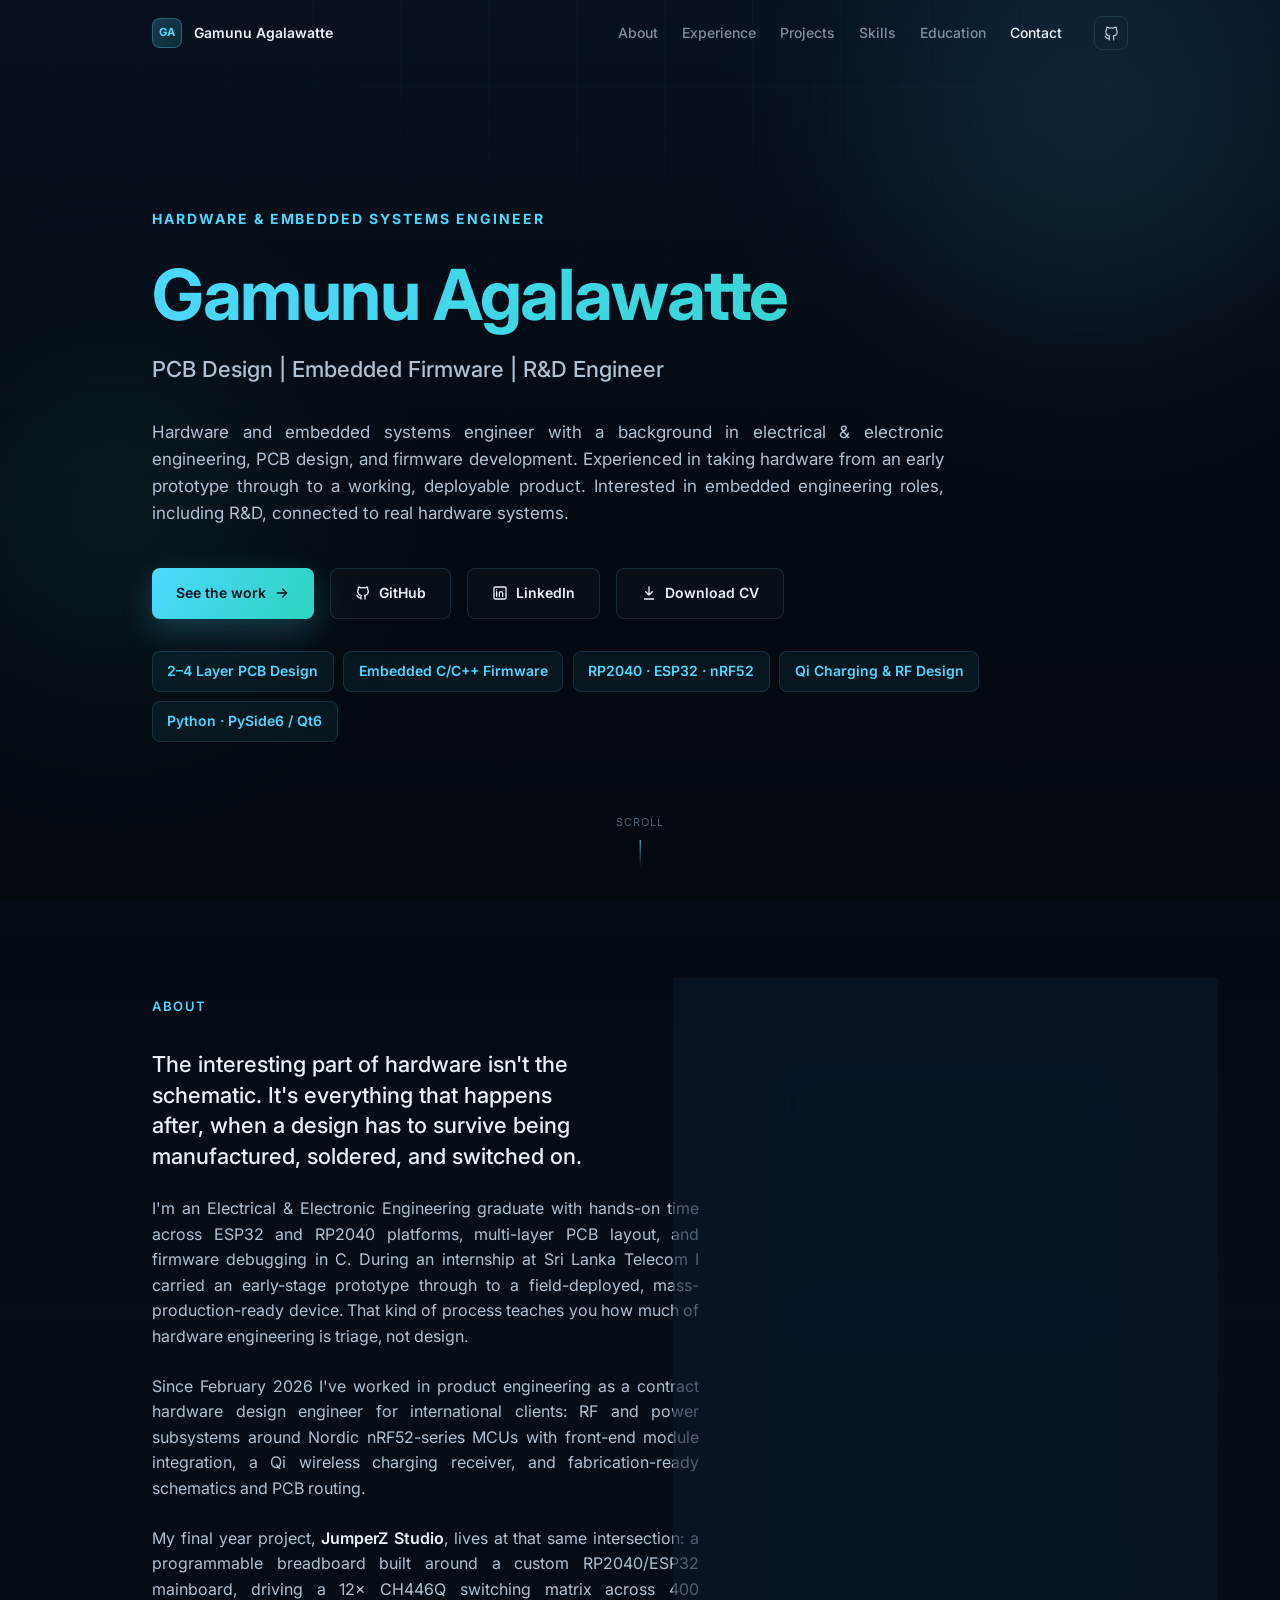
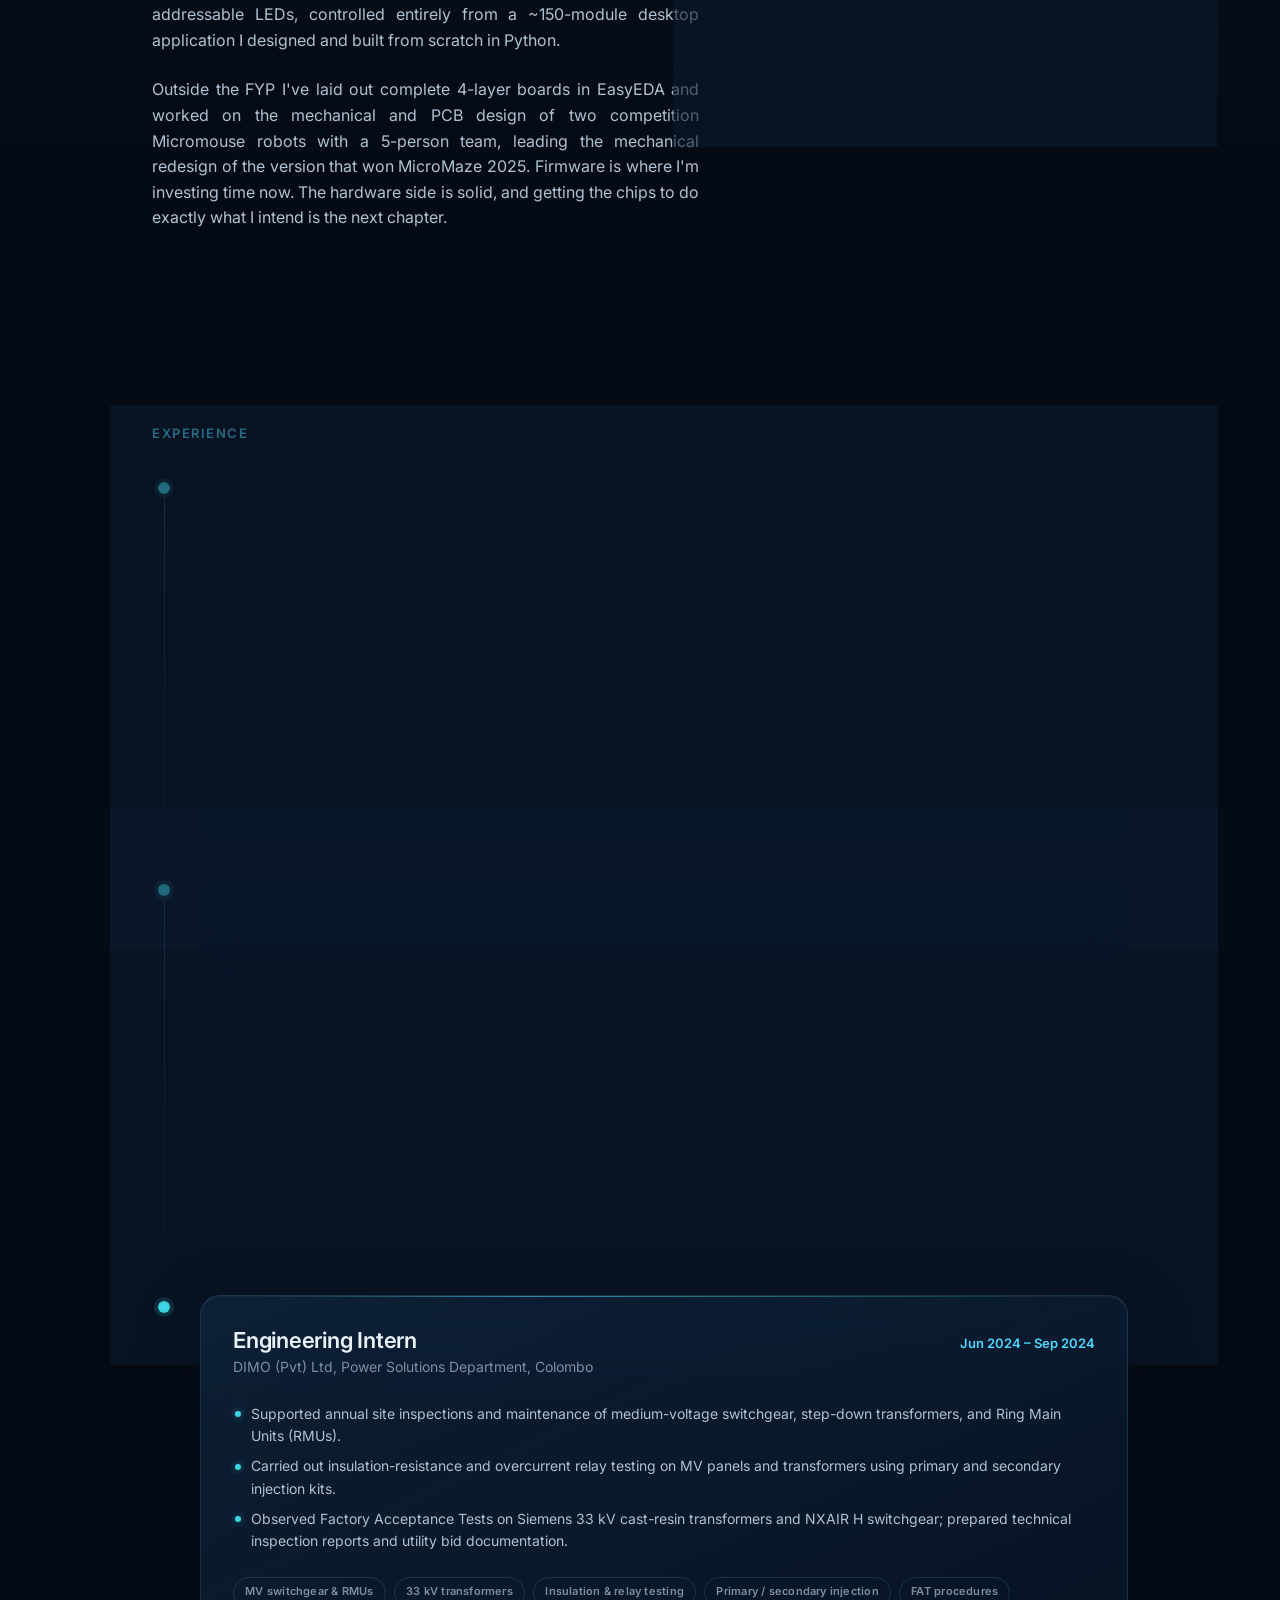
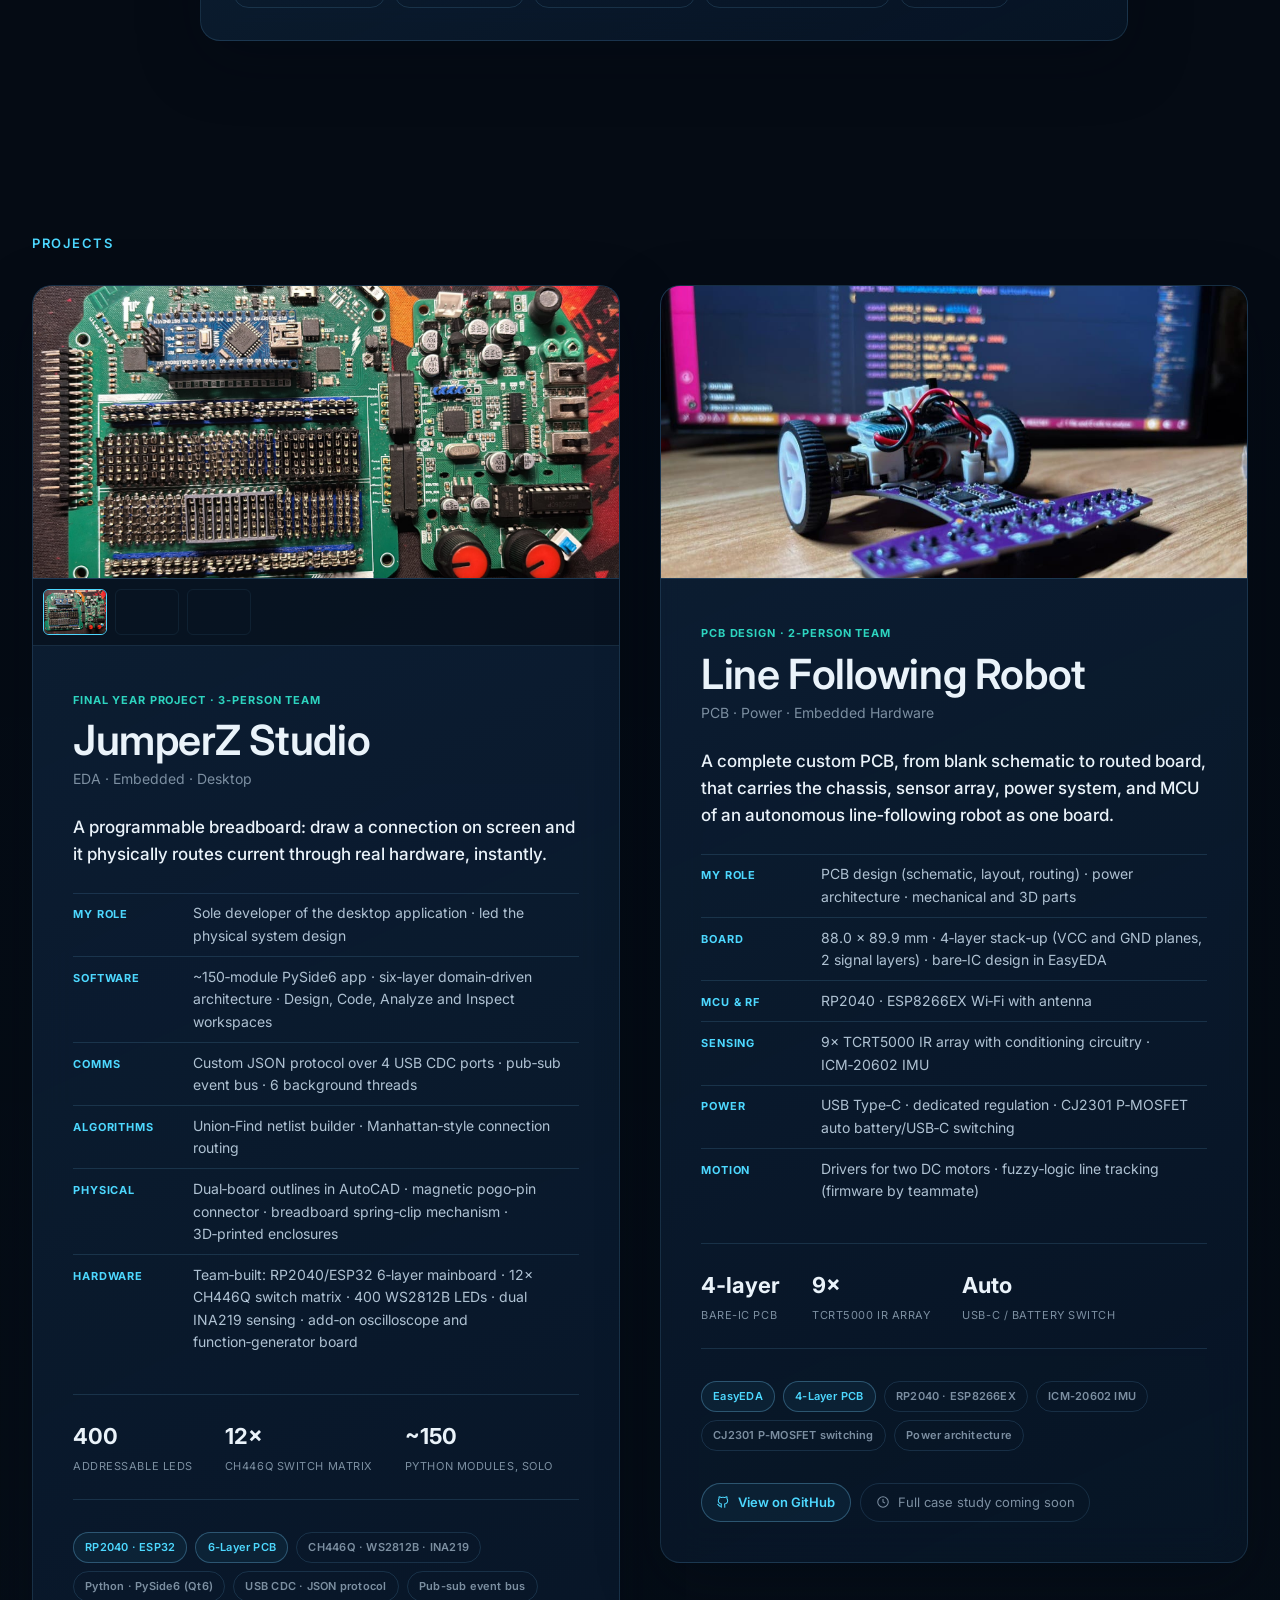
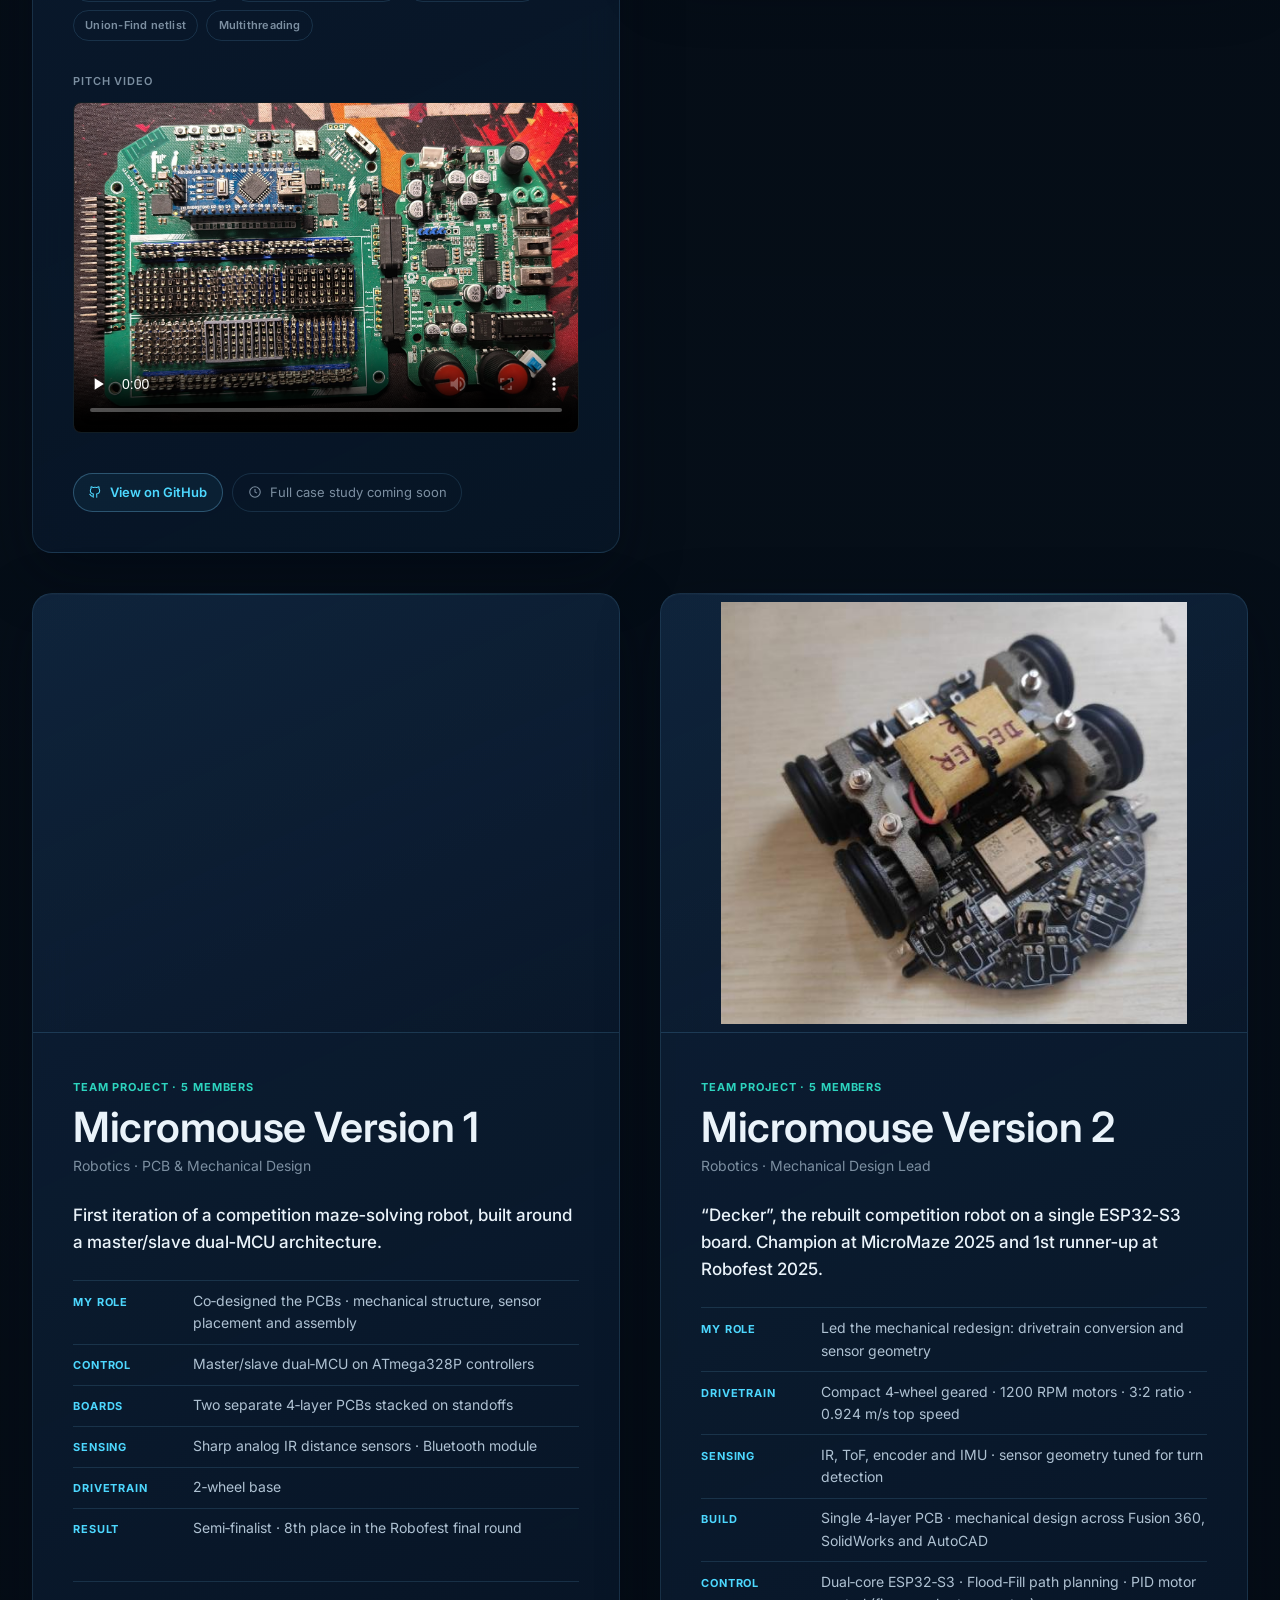
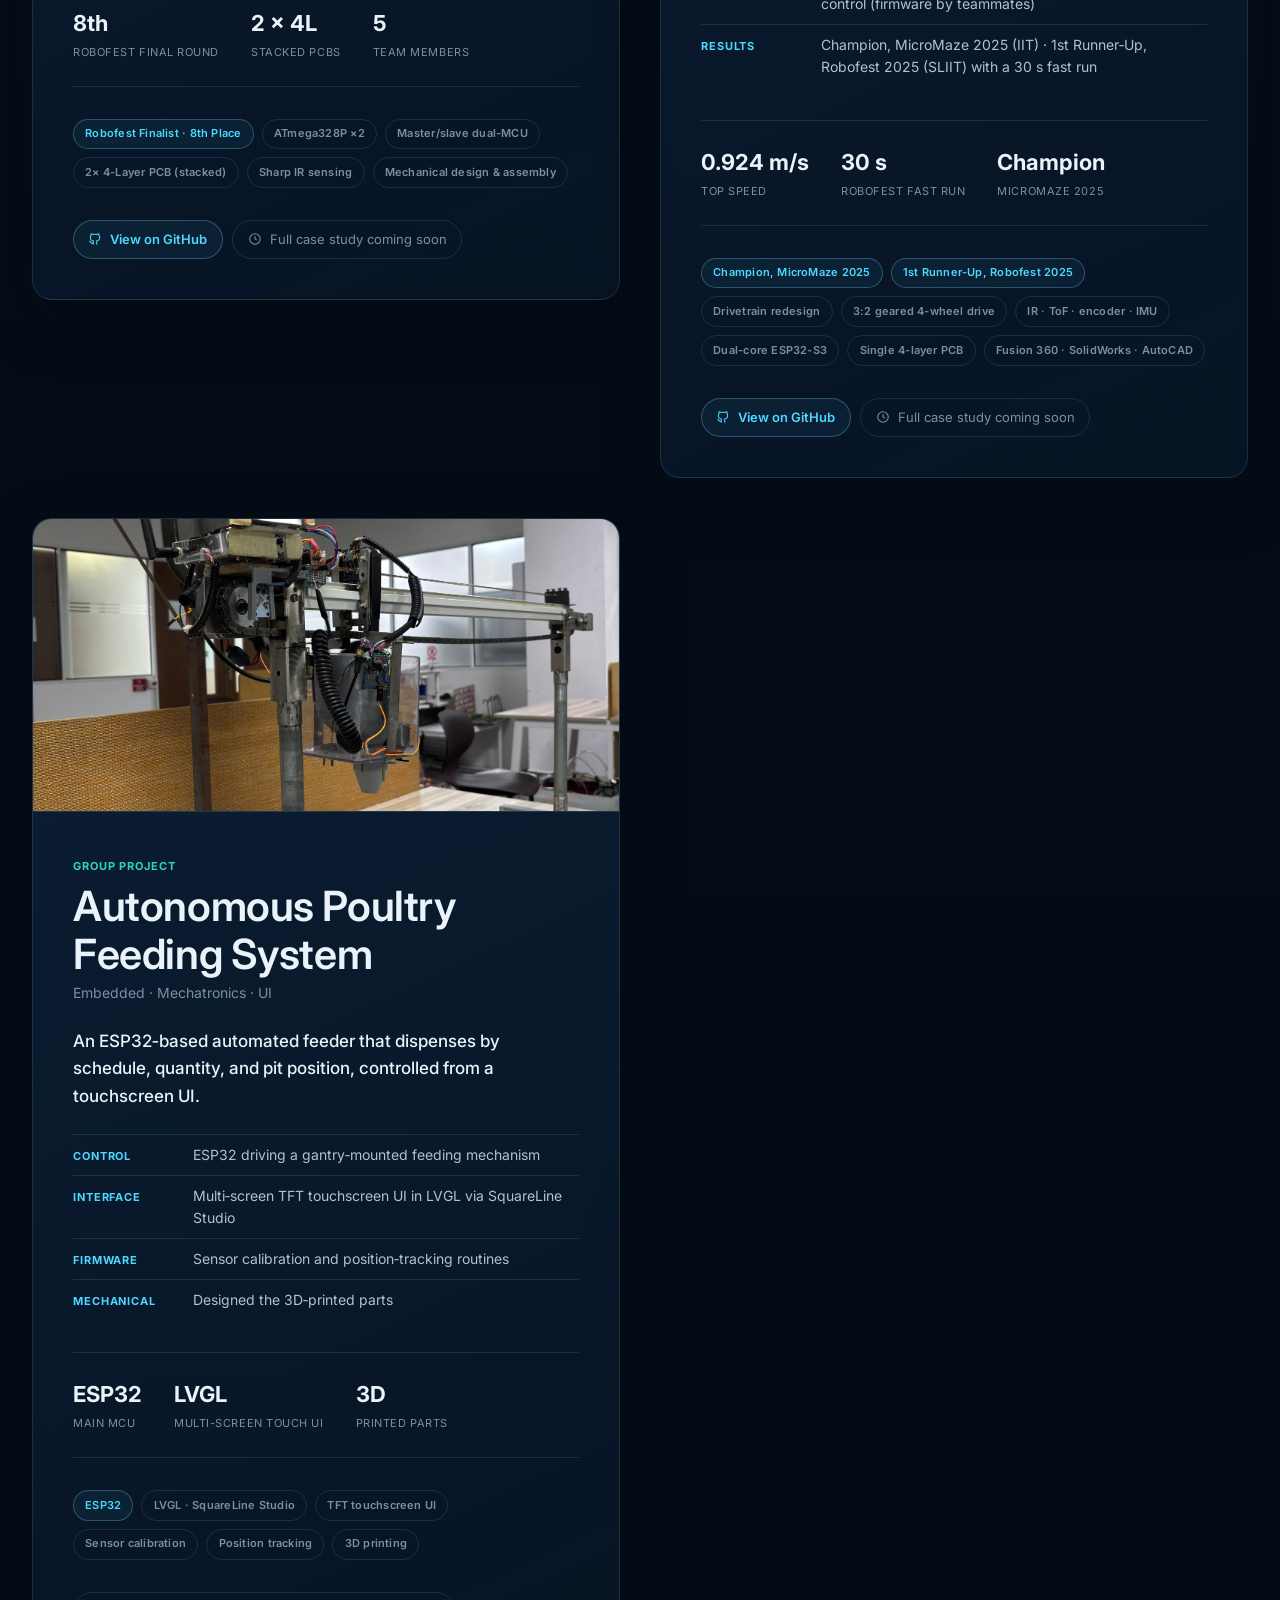
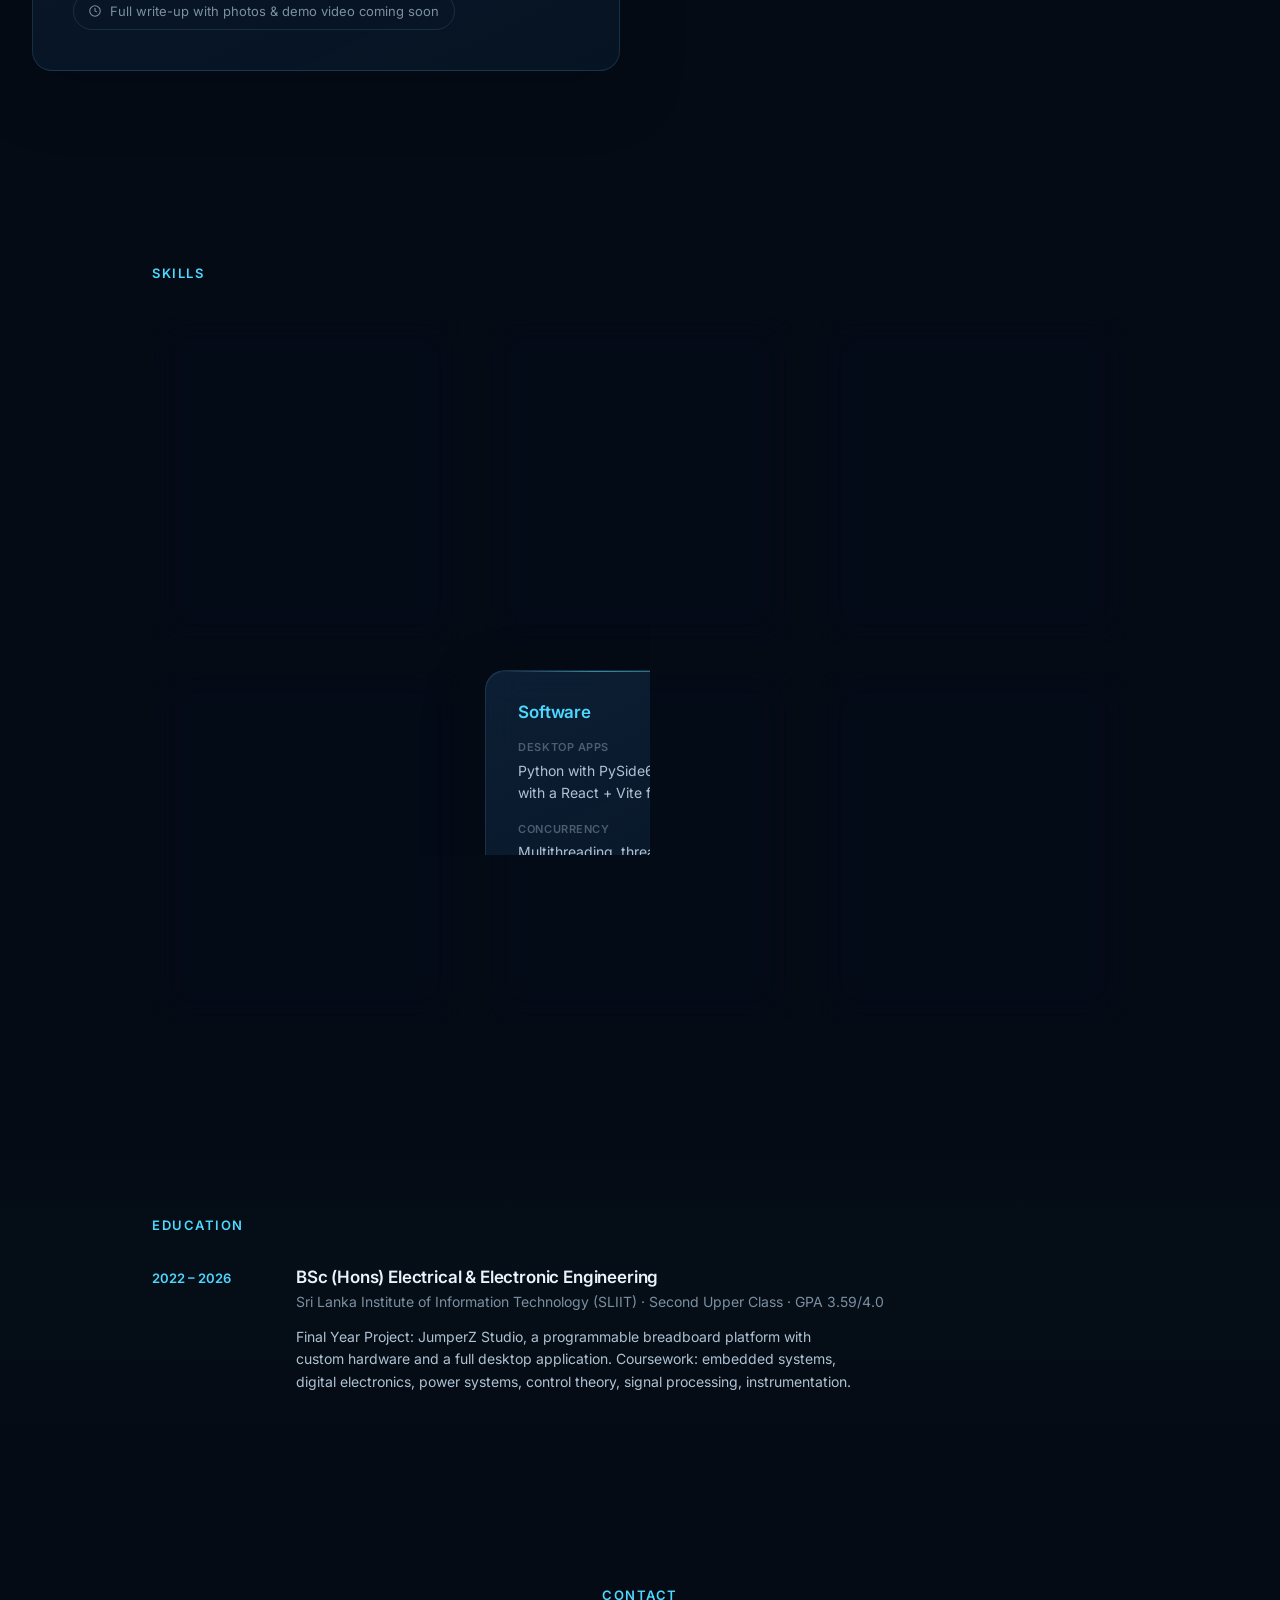
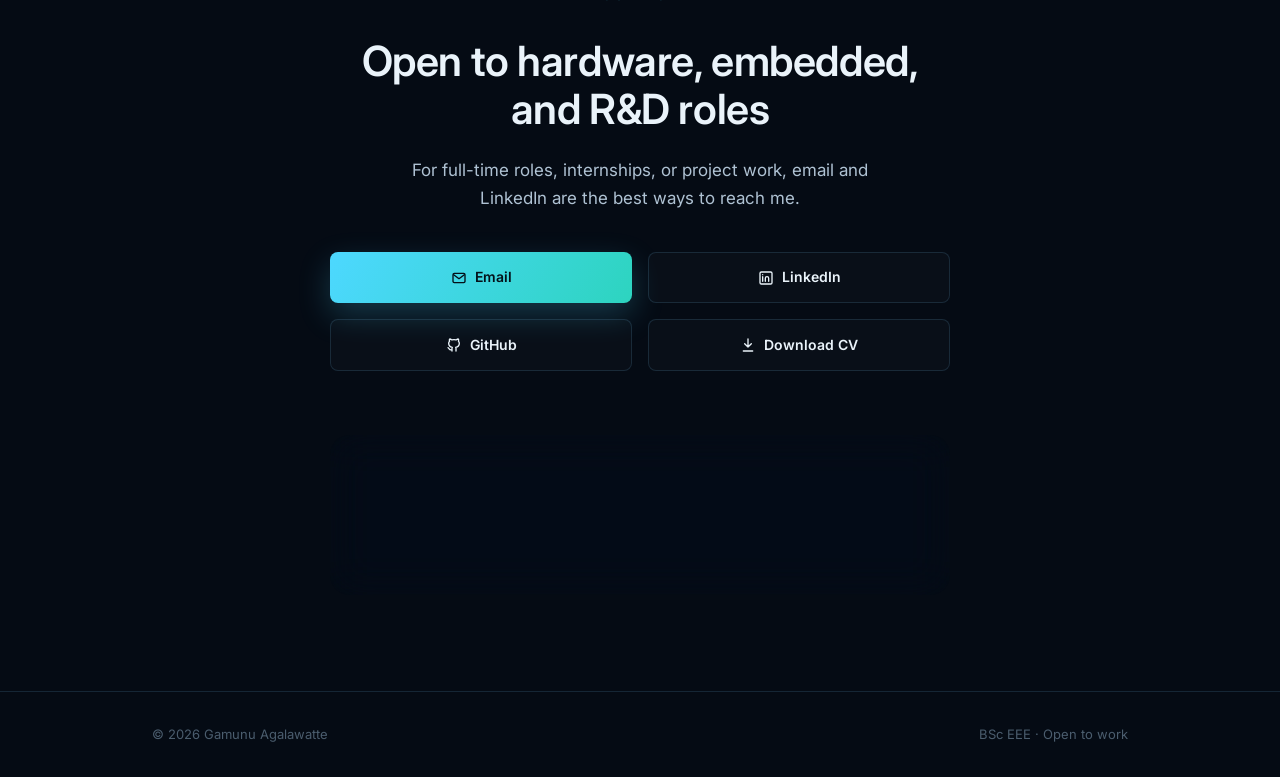
<file: index.html>
<!DOCTYPE html>
<html lang="en">
<head>
<meta charset="UTF-8">
<meta name="viewport" content="width=device-width, initial-scale=1.0">
<meta name="theme-color" content="#050B14">
<title>Gamunu Agalawatte | Hardware &amp; Embedded Systems Engineer</title>
<meta name="description" content="Hardware &amp; embedded systems engineer specializing in PCB design and firmware. BSc (Hons) EEE, Sri Lanka.">
<meta name="robots" content="index, follow">
<link rel="canonical" href="https://gamunuagalawatte.github.io/portfolio/">
<meta property="og:title" content="Gamunu Agalawatte | Hardware &amp; Embedded Systems Engineer">
<meta property="og:description" content="PCB design, embedded firmware, and hardware-software integration.">
<meta property="og:type" content="website">
<meta property="og:url" content="https://gamunuagalawatte.github.io/portfolio/">
<meta name="twitter:card" content="summary">
<link rel="icon" type="image/svg+xml" href="data:image/svg+xml,<svg xmlns='http://www.w3.org/2000/svg' viewBox='0 0 32 32'><defs><linearGradient id='g' x1='0' y1='0' x2='1' y2='1'><stop offset='0' stop-color='%234DD8FF'/><stop offset='1' stop-color='%232DD4BF'/></linearGradient></defs><rect width='32' height='32' rx='8' fill='%23050B14'/><path d='M9 21 L16 8 L23 21' fill='none' stroke='url(%23g)' stroke-width='2.2' stroke-linejoin='round' stroke-linecap='round'/><circle cx='16' cy='21' r='2' fill='url(%23g)'/></svg>">
<link rel="preconnect" href="https://fonts.googleapis.com">
<link rel="preconnect" href="https://fonts.gstatic.com" crossorigin>
<link href="https://fonts.googleapis.com/css2?family=Inter:ital,wght@0,300;0,400;0,500;0,600;0,700;1,400&display=swap" rel="stylesheet">
<link rel="stylesheet" href="assets/css/style.css">
</head>
<body>

<a class="skip-link" href="#main-content">Skip to content</a>

<div class="ambient" aria-hidden="true">
  <div class="ambient-grid"></div>
  <div class="ambient-glow ambient-glow--a"></div>
  <div class="ambient-glow ambient-glow--b"></div>
</div>

<!-- ─── NAV ─── -->
<header class="site-header" id="site-header">
  <div class="nav-inner">
    <a href="#hero" class="nav-mark" aria-label="Back to top">
      <span class="nav-mark-glyph">GA</span>
      <span class="nav-mark-name">Gamunu Agalawatte</span>
    </a>
    <div class="nav-right">
      <nav class="nav-links" aria-label="Primary">
        <a href="#about" class="nav-link" data-nav>About</a>
        <a href="#experience" class="nav-link" data-nav>Experience</a>
        <a href="#projects" class="nav-link" data-nav>Projects</a>
        <a href="#skills" class="nav-link" data-nav>Skills</a>
        <a href="#education" class="nav-link" data-nav>Education</a>
        <a href="#contact" class="nav-link" data-nav>Contact</a>
      </nav>
      <a class="nav-gh" href="https://github.com/gamunuagalawatte" target="_blank" rel="noopener">
        <svg viewBox="0 0 24 24" aria-hidden="true"><path d="M9 19c-4.3 1.4-4.3-2.5-6-3m12 5v-3.5c0-1 .1-1.4-.5-2 2.8-.3 5.5-1.4 5.5-6a4.6 4.6 0 0 0-1.3-3.2 4.2 4.2 0 0 0-.1-3.2s-1.1-.3-3.5 1.3a12.3 12.3 0 0 0-6.2 0C6.5 2.8 5.4 3.1 5.4 3.1a4.2 4.2 0 0 0-.1 3.2A4.6 4.6 0 0 0 4 9.5c0 4.6 2.7 5.7 5.5 6-.6.6-.6 1.2-.5 2V21"/></svg>
      </a>
    </div>
    <button class="nav-burger" id="nav-toggle" aria-label="Toggle navigation menu" aria-expanded="false" aria-controls="nav-drawer">
      <span></span><span></span><span></span>
    </button>
  </div>
</header>

<div class="nav-drawer" id="nav-drawer">
  <ul>
    <li><a href="#about" class="drawer-link">About</a></li>
    <li><a href="#experience" class="drawer-link">Experience</a></li>
    <li><a href="#projects" class="drawer-link">Projects</a></li>
    <li><a href="#skills" class="drawer-link">Skills</a></li>
    <li><a href="#education" class="drawer-link">Education</a></li>
    <li><a href="#contact" class="drawer-link">Contact</a></li>
    <li>
      <a href="https://github.com/gamunuagalawatte" target="_blank" rel="noopener" class="drawer-gh">
        <svg viewBox="0 0 24 24" aria-hidden="true"><path d="M9 19c-4.3 1.4-4.3-2.5-6-3m12 5v-3.5c0-1 .1-1.4-.5-2 2.8-.3 5.5-1.4 5.5-6a4.6 4.6 0 0 0-1.3-3.2 4.2 4.2 0 0 0-.1-3.2s-1.1-.3-3.5 1.3a12.3 12.3 0 0 0-6.2 0C6.5 2.8 5.4 3.1 5.4 3.1a4.2 4.2 0 0 0-.1 3.2A4.6 4.6 0 0 0 4 9.5c0 4.6 2.7 5.7 5.5 6-.6.6-.6 1.2-.5 2V21"/></svg>
        GitHub
      </a>
    </li>
  </ul>
</div>

<main id="main-content">

  <!-- ─── HERO ─── -->
  <section id="hero" class="hero" aria-label="Introduction">
    <div class="hero-inner">
      <p class="eyebrow hero-fade">
        Hardware &amp; Embedded Systems Engineer
      </p>

      <h1 class="hero-headline hero-fade hero-fade-d1 text-gradient">
        Gamunu Agalawatte
      </h1>

      <p class="hero-role hero-fade hero-fade-d1">
        PCB Design | Embedded Firmware | R&amp;D Engineer
      </p>

      <p class="hero-sub hero-fade hero-fade-d2">
        Hardware and embedded systems engineer with a background in
        electrical &amp; electronic engineering, PCB design, and firmware
        development. Experienced in taking hardware from an early prototype
        through to a working, deployable product. Interested in embedded
        engineering roles, including R&amp;D, connected to real hardware systems.
      </p>

      <div class="hero-actions hero-fade hero-fade-d2">
        <a class="btn btn--primary" href="#projects">
          See the work
          <svg viewBox="0 0 24 24" aria-hidden="true"><path d="M5 12h14M13 6l6 6-6 6"/></svg>
        </a>
        <a class="btn btn--ghost" href="https://github.com/gamunuagalawatte" target="_blank" rel="noopener">
          <svg viewBox="0 0 24 24" aria-hidden="true"><path d="M9 19c-4.3 1.4-4.3-2.5-6-3m12 5v-3.5c0-1 .1-1.4-.5-2 2.8-.3 5.5-1.4 5.5-6a4.6 4.6 0 0 0-1.3-3.2 4.2 4.2 0 0 0-.1-3.2s-1.1-.3-3.5 1.3a12.3 12.3 0 0 0-6.2 0C6.5 2.8 5.4 3.1 5.4 3.1a4.2 4.2 0 0 0-.1 3.2A4.6 4.6 0 0 0 4 9.5c0 4.6 2.7 5.7 5.5 6-.6.6-.6 1.2-.5 2V21"/></svg>
          GitHub
        </a>
        <a class="btn btn--ghost" href="https://www.linkedin.com/in/gamunu-agalawatte" target="_blank" rel="noopener">
          <svg viewBox="0 0 24 24" aria-hidden="true"><rect x="3" y="3" width="18" height="18" rx="2"/><path d="M7 10v7M7 7v.01M11 17v-4.5a2.5 2.5 0 0 1 5 0V17M11 12.5V17"/></svg>
          LinkedIn
        </a>
        <a class="btn btn--ghost" href="assets/docs/Gamunu-Agalawatte-CV.pdf" target="_blank" rel="noopener">
          <svg viewBox="0 0 24 24" aria-hidden="true"><path d="M12 3v12M7 10l5 5 5-5M5 21h14"/></svg>
          Download CV
        </a>
      </div>

      <div class="hero-chips hero-fade hero-fade-d3">
        <span class="hero-chip">2–4 Layer PCB Design</span>
        <span class="hero-chip">Embedded C/C++ Firmware</span>
        <span class="hero-chip">RP2040 · ESP32 · nRF52</span>
        <span class="hero-chip">Qi Charging &amp; RF Design</span>
        <span class="hero-chip">Python · PySide6 / Qt6</span>
      </div>
    </div>

    <div class="scroll-hint" aria-hidden="true">
      <span>Scroll</span>
      <div class="scroll-hint-line"></div>
    </div>
  </section>

  <!-- ─── ABOUT ─── -->
  <section id="about" class="section" aria-label="About">
    <div class="wrap">
      <p class="kicker sr">About</p>
      <div class="about-grid">
        <div class="about-copy sr">
          <p class="about-lede">
            The interesting part of hardware isn't the schematic.
            It's everything that happens after, when a design has to survive
            being manufactured, soldered, and switched on.
          </p>
          <p>
            I'm an Electrical &amp; Electronic Engineering graduate with hands-on
            time across ESP32 and RP2040 platforms, multi-layer PCB layout, and
            firmware debugging in C. During an internship at Sri Lanka Telecom
            I carried an early-stage prototype through to a field-deployed,
            mass-production-ready device. That kind of process teaches you
            how much of hardware engineering is triage, not design.
          </p>
          <p>
            Since February 2026 I've worked in product engineering as a contract
            hardware design engineer for international clients: RF and power
            subsystems around Nordic
            nRF52-series MCUs with front-end module integration, a Qi wireless
            charging receiver, and fabrication-ready schematics and PCB routing.
          </p>
          <p>
            My final year project, <strong>JumperZ Studio</strong>, lives at that
            same intersection: a programmable breadboard built around a custom
            RP2040/ESP32 mainboard, driving a 12× CH446Q switching matrix across
            400 addressable LEDs, controlled entirely from a ~150-module desktop
            application I designed and built from scratch in Python.
          </p>
          <p>
            Outside the FYP I've laid out complete 4-layer boards in EasyEDA
            and worked on the mechanical and PCB design of two competition
            Micromouse robots with a 5-person team, leading the mechanical
            redesign of the version that won MicroMaze 2025.
            Firmware is where I'm investing time now. The hardware side is
            solid, and getting the chips to do exactly what I intend is the next
            chapter.
          </p>
        </div>

        <aside class="about-panel glass sr">
          <div class="panel-block">
            <h3 class="panel-block-label">Specialisation</h3>
            <ul class="chip-list">
              <li>Multi-layer PCB Design</li>
              <li>Power &amp; RF Circuits</li>
              <li>Embedded Systems</li>
              <li>Hardware–Software Integration</li>
            </ul>
          </div>
          <div class="panel-block">
            <h3 class="panel-block-label">Tools &amp; Platforms</h3>
            <ul class="chip-list">
              <li>EasyEDA Pro · KiCad</li>
              <li>RP2040 · ESP32 · nRF52</li>
              <li>Python · PySide6 / Qt6</li>
              <li>MATLAB / Simulink</li>
            </ul>
          </div>
          <div class="panel-block">
            <h3 class="panel-block-label">Elsewhere</h3>
            <ul class="link-list">
              <li><a href="https://www.linkedin.com/in/gamunu-agalawatte" target="_blank" rel="noopener">LinkedIn<svg viewBox="0 0 24 24" aria-hidden="true"><path d="M7 17 17 7M9 7h8v8"/></svg></a></li>
              <li><a href="https://github.com/gamunuagalawatte" target="_blank" rel="noopener">GitHub<svg viewBox="0 0 24 24" aria-hidden="true"><path d="M7 17 17 7M9 7h8v8"/></svg></a></li>
              <li><a href="mailto:gamunuagalawatte@gmail.com">Email<svg viewBox="0 0 24 24" aria-hidden="true"><path d="M7 17 17 7M9 7h8v8"/></svg></a></li>
            </ul>
          </div>
        </aside>
      </div>
    </div>
  </section>

  <!-- ─── EXPERIENCE ─── -->
  <section id="experience" class="section" aria-label="Work experience">
    <div class="wrap">
      <p class="kicker sr">Experience</p>

      <div class="timeline">
        <article class="timeline-item sr">
          <div class="timeline-rail" aria-hidden="true"><span class="timeline-dot"></span></div>
          <div class="timeline-card glass">
            <div class="timeline-card-head">
              <div>
                <h3 class="timeline-role">Hardware Design Engineer (Contract)</h3>
                <p class="timeline-org">Product Engineering · Multiple International Clients · NDA</p>
              </div>
              <span class="timeline-period">Feb 2026 – Present</span>
            </div>
            <ul class="timeline-points">
              <li>Work across the hardware design process for client products: component research, design trade-offs, and fabrication-ready schematics and PCB routing.</li>
              <li>Designed RF and power subsystem schematics around Nordic nRF52-series MCUs with RF front-end module integration.</li>
              <li>Designed a Qi wireless charging receiver, including coil selection and power budgeting, alongside battery charging and buck-boost regulation.</li>
            </ul>
            <div class="chip-row">
              <span class="chip chip--accent">Nordic nRF52</span>
              <span class="chip chip--accent">Qi Wireless Charging</span>
              <span class="chip">RF Front-End Modules</span>
              <span class="chip">Buck-Boost &amp; Battery Charging</span>
              <span class="chip">CAN · RS-485 · Ethernet</span>
              <span class="chip">Cellular / GSM</span>
              <span class="chip">IMU Integration</span>
              <span class="chip">Schematic &amp; PCB Routing</span>
            </div>
          </div>
        </article>

        <article class="timeline-item sr">
          <div class="timeline-rail" aria-hidden="true"><span class="timeline-dot"></span></div>
          <div class="timeline-card glass">
            <div class="timeline-card-head">
              <div>
                <h3 class="timeline-role">Electronics Engineering Intern</h3>
                <p class="timeline-org">Sri Lanka Telecom PLC, Digital Labs, Colombo</p>
              </div>
              <span class="timeline-period">Jun 2025 – Sep 2025</span>
            </div>
            <ul class="timeline-points">
              <li>Owned a product from early prototype to a mass-production-ready, field-deployed device, covering PCB design, firmware validation, and on-site testing.</li>
              <li>Designed the production PCB for a remote field-monitoring system built around an ESP32 and a SIM800L GSM module.</li>
              <li>Debugged and validated embedded firmware in C, resolving communication and hardware-interface issues ahead of deployment.</li>
              <li>Traced customer-reported field faults to configuration and tuning rather than hardware failure, avoiding unnecessary hardware replacement.</li>
            </ul>
            <div class="chip-row">
              <span class="chip chip--accent">ESP32</span>
              <span class="chip chip--accent">Prototype to Production</span>
              <span class="chip">SIM800L GSM</span>
              <span class="chip">Production PCB</span>
              <span class="chip">Embedded C</span>
              <span class="chip">Field-fault diagnosis</span>
            </div>
          </div>
        </article>

        <article class="timeline-item sr">
          <div class="timeline-rail" aria-hidden="true"><span class="timeline-dot"></span></div>
          <div class="timeline-card glass">
            <div class="timeline-card-head">
              <div>
                <h3 class="timeline-role">Engineering Intern</h3>
                <p class="timeline-org">DIMO (Pvt) Ltd, Power Solutions Department, Colombo</p>
              </div>
              <span class="timeline-period">Jun 2024 – Sep 2024</span>
            </div>
            <ul class="timeline-points">
              <li>Supported annual site inspections and maintenance of medium-voltage switchgear, step-down transformers, and Ring Main Units (RMUs).</li>
              <li>Carried out insulation-resistance and overcurrent relay testing on MV panels and transformers using primary and secondary injection kits.</li>
              <li>Observed Factory Acceptance Tests on Siemens 33 kV cast-resin transformers and NXAIR H switchgear; prepared technical inspection reports and utility bid documentation.</li>
            </ul>
            <div class="chip-row">
              <span class="chip">MV switchgear &amp; RMUs</span>
              <span class="chip">33 kV transformers</span>
              <span class="chip">Insulation &amp; relay testing</span>
              <span class="chip">Primary / secondary injection</span>
              <span class="chip">FAT procedures</span>
            </div>
          </div>
        </article>
      </div>
    </div>
  </section>

  <!-- ─── PROJECTS ─── -->
  <section id="projects" class="section" aria-label="Projects">
    <div class="wrap wrap--wide">
      <p class="kicker sr">Projects</p>

      <div class="project-grid">
      <article class="project glass sr">
        <div class="project-media">
          <img class="project-media__img" id="jumperz-media-img"
               src="assets/images/projects/jumperz-studio/overview.jpg"
               alt="JumperZ Studio custom mainboard, assembled boards side by side"
               loading="lazy" decoding="async"
               onerror="this.style.display='none'; this.nextElementSibling.style.display='flex'; this.parentElement.classList.add('is-empty');">
          <div class="project-media__empty" style="display:none">
            <svg viewBox="0 0 24 24" aria-hidden="true"><rect x="3" y="3" width="18" height="18" rx="2"/><circle cx="8.5" cy="8.5" r="1.5"/><path d="M21 15l-5-5L5 21"/></svg>
            Overview photo or video coming soon
          </div>
        </div>
        <div class="project-gallery">
          <button type="button" class="gallery-thumb is-active" data-target="jumperz-media-img" data-src="assets/images/projects/jumperz-studio/overview.jpg" data-fit="cover" aria-label="Show assembled boards photo">
            <img src="assets/images/projects/jumperz-studio/overview.jpg" alt="" loading="lazy" decoding="async">
          </button>
          <button type="button" class="gallery-thumb" data-target="jumperz-media-img" data-src="assets/images/projects/jumperz-studio/pcb-top.jpg" data-fit="contain" aria-label="Show PCB top view">
            <img src="assets/images/projects/jumperz-studio/pcb-top.jpg" alt="" loading="lazy" decoding="async">
          </button>
          <button type="button" class="gallery-thumb" data-target="jumperz-media-img" data-src="assets/images/projects/jumperz-studio/pcb-bottom.jpg" data-fit="contain" aria-label="Show PCB bottom view">
            <img src="assets/images/projects/jumperz-studio/pcb-bottom.jpg" alt="" loading="lazy" decoding="async">
          </button>
        </div>
        <div class="project-body">
          <div class="project-head">
            <span class="eyebrow-tag">Final Year Project · 3-Person Team</span>
            <h3 class="project-name">JumperZ Studio</h3>
            <p class="project-type">EDA · Embedded · Desktop</p>
          </div>
          <p class="project-summary">
            A programmable breadboard: draw a connection on screen and it
            physically routes current through real hardware, instantly.
          </p>
          <dl class="spec-list">
            <div><dt>My role</dt><dd>Sole developer of the desktop application · led the physical system design</dd></div>
            <div><dt>Software</dt><dd>~150&#8209;module PySide6 app · six&#8209;layer domain&#8209;driven architecture · Design, Code, Analyze and Inspect workspaces</dd></div>
            <div><dt>Comms</dt><dd>Custom JSON protocol over 4 USB CDC ports · pub&#8209;sub event bus · 6 background threads</dd></div>
            <div><dt>Algorithms</dt><dd>Union&#8209;Find netlist builder · Manhattan&#8209;style connection routing</dd></div>
            <div><dt>Physical</dt><dd>Dual&#8209;board outlines in AutoCAD · magnetic pogo&#8209;pin connector · breadboard spring&#8209;clip mechanism · 3D&#8209;printed enclosures</dd></div>
            <div><dt>Hardware</dt><dd>Team&#8209;built: RP2040/ESP32 6&#8209;layer mainboard · 12× CH446Q switch matrix · 400 WS2812B LEDs · dual INA219 sensing · add&#8209;on oscilloscope and function&#8209;generator board</dd></div>
          </dl>
          <div class="metric-row">
            <div class="metric"><span class="metric-num">400</span><span class="metric-label">Addressable LEDs</span></div>
            <div class="metric"><span class="metric-num">12×</span><span class="metric-label">CH446Q Switch Matrix</span></div>
            <div class="metric"><span class="metric-num">~150</span><span class="metric-label">Python Modules, Solo</span></div>
          </div>
          <div class="chip-row">
            <span class="chip chip--accent">RP2040 · ESP32</span>
            <span class="chip chip--accent">6-Layer PCB</span>
            <span class="chip">CH446Q · WS2812B · INA219</span>
            <span class="chip">Python · PySide6 (Qt6)</span>
            <span class="chip">USB CDC · JSON protocol</span>
            <span class="chip">Pub-sub event bus</span>
            <span class="chip">Union-Find netlist</span>
            <span class="chip">Multithreading</span>
          </div>
          <div class="project-pitch">
            <p class="project-pitch-label">Pitch video</p>
            <video class="project-pitch-video" controls preload="none"
                   poster="assets/images/projects/jumperz-studio/overview.jpg"
                   src="assets/images/projects/jumperz-studio/pitch.mp4">
            </video>
          </div>
          <div class="proj-actions">
            <a class="proj-repo-link" href="https://github.com/gamunuagalawatte/jumperz-studio" target="_blank" rel="noopener" aria-label="View JumperZ Studio on GitHub">
              <svg viewBox="0 0 24 24" aria-hidden="true"><path d="M9 19c-4.3 1.4-4.3-2.5-6-3m12 5v-3.5c0-1 .1-1.4-.5-2 2.8-.3 5.5-1.4 5.5-6a4.6 4.6 0 0 0-1.3-3.2 4.2 4.2 0 0 0-.1-3.2s-1.1-.3-3.5 1.3a12.3 12.3 0 0 0-6.2 0C6.5 2.8 5.4 3.1 5.4 3.1a4.2 4.2 0 0 0-.1 3.2A4.6 4.6 0 0 0 4 9.5c0 4.6 2.7 5.7 5.5 6-.6.6-.6 1.2-.5 2V21"/></svg>
              View on GitHub
            </a>
            <div class="proj-status-pill">
              <svg viewBox="0 0 24 24" aria-hidden="true"><circle cx="12" cy="12" r="9"/><path d="M12 7v5l3.5 2"/></svg>
              Full case study coming soon
            </div>
          </div>
        </div>
      </article>

      <article class="project glass sr">
        <div class="project-media">
          <!-- Drop "overview.jpg" into assets/images/projects/line-follower-robot/ -->
          <img class="project-media__img"
               src="assets/images/projects/line-follower-robot/overview.jpg"
               alt="Assembled line following robot on a custom 4-layer PCB"
               loading="lazy" decoding="async"
               onerror="this.style.display='none'; this.nextElementSibling.style.display='flex'; this.parentElement.classList.add('is-empty');">
          <div class="project-media__empty" style="display:none">
            <svg viewBox="0 0 24 24" aria-hidden="true"><rect x="3" y="3" width="18" height="18" rx="2"/><circle cx="8.5" cy="8.5" r="1.5"/><path d="M21 15l-5-5L5 21"/></svg>
            Overview photo or video coming soon
          </div>
        </div>
        <div class="project-body">
          <div class="project-head">
            <span class="eyebrow-tag">PCB Design · 2-Person Team</span>
            <h3 class="project-name">Line Following Robot</h3>
            <p class="project-type">PCB · Power · Embedded Hardware</p>
          </div>
          <p class="project-summary">
            A complete custom PCB, from blank schematic to routed board, that
            carries the chassis, sensor array, power system, and MCU of an
            autonomous line&#8209;following robot as one board.
          </p>
          <dl class="spec-list">
            <div><dt>My role</dt><dd>PCB design (schematic, layout, routing) · power architecture · mechanical and 3D parts</dd></div>
            <div><dt>Board</dt><dd>88.0 × 89.9 mm · 4&#8209;layer stack&#8209;up (VCC and GND planes, 2 signal layers) · bare&#8209;IC design in EasyEDA</dd></div>
            <div><dt>MCU &amp; RF</dt><dd>RP2040 · ESP8266EX Wi&#8209;Fi with antenna</dd></div>
            <div><dt>Sensing</dt><dd>9× TCRT5000 IR array with conditioning circuitry · ICM&#8209;20602 IMU</dd></div>
            <div><dt>Power</dt><dd>USB Type&#8209;C · dedicated regulation · CJ2301 P&#8209;MOSFET auto battery/USB&#8209;C switching</dd></div>
            <div><dt>Motion</dt><dd>Drivers for two DC motors · fuzzy&#8209;logic line tracking (firmware by teammate)</dd></div>
          </dl>
          <div class="metric-row">
            <div class="metric"><span class="metric-num">4-layer</span><span class="metric-label">Bare-IC PCB</span></div>
            <div class="metric"><span class="metric-num">9×</span><span class="metric-label">TCRT5000 IR Array</span></div>
            <div class="metric"><span class="metric-num">Auto</span><span class="metric-label">USB-C / Battery Switch</span></div>
          </div>
          <div class="chip-row">
            <span class="chip chip--accent">EasyEDA</span>
            <span class="chip chip--accent">4-Layer PCB</span>
            <span class="chip">RP2040 · ESP8266EX</span>
            <span class="chip">ICM-20602 IMU</span>
            <span class="chip">CJ2301 P-MOSFET switching</span>
            <span class="chip">Power architecture</span>
          </div>
          <div class="proj-actions">
            <a class="proj-repo-link" href="https://github.com/gamunuagalawatte/RP2040-line-following-robot" target="_blank" rel="noopener" aria-label="View Line Following Robot on GitHub">
              <svg viewBox="0 0 24 24" aria-hidden="true"><path d="M9 19c-4.3 1.4-4.3-2.5-6-3m12 5v-3.5c0-1 .1-1.4-.5-2 2.8-.3 5.5-1.4 5.5-6a4.6 4.6 0 0 0-1.3-3.2 4.2 4.2 0 0 0-.1-3.2s-1.1-.3-3.5 1.3a12.3 12.3 0 0 0-6.2 0C6.5 2.8 5.4 3.1 5.4 3.1a4.2 4.2 0 0 0-.1 3.2A4.6 4.6 0 0 0 4 9.5c0 4.6 2.7 5.7 5.5 6-.6.6-.6 1.2-.5 2V21"/></svg>
              View on GitHub
            </a>
            <div class="proj-status-pill">
              <svg viewBox="0 0 24 24" aria-hidden="true"><circle cx="12" cy="12" r="9"/><path d="M12 7v5l3.5 2"/></svg>
              Full case study coming soon
            </div>
          </div>
        </div>
      </article>

      <article class="project glass sr">
        <div class="project-media project-media--tall">
          <!-- Drop "overview.jpg" (or video, see JumperZ example above) into assets/images/projects/micromouse-v1/ -->
          <img class="project-media__img project-media__img--contain"
               src="assets/images/projects/micromouse-v1/overview.jpg"
               alt="Micromouse V1: dual-MCU competition robot"
               loading="lazy" decoding="async"
               onerror="this.style.display='none'; this.nextElementSibling.style.display='flex'; this.parentElement.classList.add('is-empty');">
          <div class="project-media__empty" style="display:none">
            <svg viewBox="0 0 24 24" aria-hidden="true"><rect x="3" y="3" width="18" height="18" rx="2"/><circle cx="8.5" cy="8.5" r="1.5"/><path d="M21 15l-5-5L5 21"/></svg>
            Overview photo or video coming soon
          </div>
        </div>
        <div class="project-body">
          <div class="project-head">
            <span class="eyebrow-tag">Team Project · 5 Members</span>
            <h3 class="project-name">Micromouse Version 1</h3>
            <p class="project-type">Robotics · PCB &amp; Mechanical Design</p>
          </div>
          <p class="project-summary">
            First iteration of a competition maze&#8209;solving robot, built
            around a master/slave dual&#8209;MCU architecture.
          </p>
          <dl class="spec-list">
            <div><dt>My role</dt><dd>Co&#8209;designed the PCBs · mechanical structure, sensor placement and assembly</dd></div>
            <div><dt>Control</dt><dd>Master/slave dual&#8209;MCU on ATmega328P controllers</dd></div>
            <div><dt>Boards</dt><dd>Two separate 4&#8209;layer PCBs stacked on standoffs</dd></div>
            <div><dt>Sensing</dt><dd>Sharp analog IR distance sensors · Bluetooth module</dd></div>
            <div><dt>Drivetrain</dt><dd>2&#8209;wheel base</dd></div>
            <div><dt>Result</dt><dd>Semi&#8209;finalist · 8th place in the Robofest final round</dd></div>
          </dl>
          <div class="metric-row">
            <div class="metric"><span class="metric-num">8th</span><span class="metric-label">Robofest Final Round</span></div>
            <div class="metric"><span class="metric-num">2 × 4L</span><span class="metric-label">Stacked PCBs</span></div>
            <div class="metric"><span class="metric-num">5</span><span class="metric-label">Team Members</span></div>
          </div>
          <div class="chip-row">
            <span class="chip chip--accent">Robofest Finalist · 8th Place</span>
            <span class="chip">ATmega328P ×2</span>
            <span class="chip">Master/slave dual-MCU</span>
            <span class="chip">2× 4-Layer PCB (stacked)</span>
            <span class="chip">Sharp IR sensing</span>
            <span class="chip">Mechanical design &amp; assembly</span>
          </div>
          <div class="proj-actions">
            <a class="proj-repo-link" href="https://github.com/gamunuagalawatte/Micromouse" target="_blank" rel="noopener" aria-label="View Micromouse Version 1 on GitHub">
              <svg viewBox="0 0 24 24" aria-hidden="true"><path d="M9 19c-4.3 1.4-4.3-2.5-6-3m12 5v-3.5c0-1 .1-1.4-.5-2 2.8-.3 5.5-1.4 5.5-6a4.6 4.6 0 0 0-1.3-3.2 4.2 4.2 0 0 0-.1-3.2s-1.1-.3-3.5 1.3a12.3 12.3 0 0 0-6.2 0C6.5 2.8 5.4 3.1 5.4 3.1a4.2 4.2 0 0 0-.1 3.2A4.6 4.6 0 0 0 4 9.5c0 4.6 2.7 5.7 5.5 6-.6.6-.6 1.2-.5 2V21"/></svg>
              View on GitHub
            </a>
            <div class="proj-status-pill">
              <svg viewBox="0 0 24 24" aria-hidden="true"><circle cx="12" cy="12" r="9"/><path d="M12 7v5l3.5 2"/></svg>
              Full case study coming soon
            </div>
          </div>
        </div>
      </article>

      <article class="project glass sr">
        <div class="project-media project-media--tall">
          <!-- Drop "overview.jpg" (or video, see JumperZ example above) into assets/images/projects/micromouse-v2/ -->
          <img class="project-media__img project-media__img--contain"
               src="assets/images/projects/micromouse-v2/overview.jpg"
               alt="Micromouse V2 &quot;Decker&quot;: ESP32-S3 competition robot on a single 4-layer PCB"
               loading="lazy" decoding="async"
               onerror="this.style.display='none'; this.nextElementSibling.style.display='flex'; this.parentElement.classList.add('is-empty');">
          <div class="project-media__empty" style="display:none">
            <svg viewBox="0 0 24 24" aria-hidden="true"><rect x="3" y="3" width="18" height="18" rx="2"/><circle cx="8.5" cy="8.5" r="1.5"/><path d="M21 15l-5-5L5 21"/></svg>
            Overview photo or video coming soon
          </div>
        </div>
        <div class="project-body">
          <div class="project-head">
            <span class="eyebrow-tag">Team Project · 5 Members</span>
            <h3 class="project-name">Micromouse Version 2</h3>
            <p class="project-type">Robotics · Mechanical Design Lead</p>
          </div>
          <p class="project-summary">
            &ldquo;Decker&rdquo;, the rebuilt competition robot on a single
            ESP32&#8209;S3 board. Champion at MicroMaze 2025 and 1st
            runner&#8209;up at Robofest 2025.
          </p>
          <dl class="spec-list">
            <div><dt>My role</dt><dd>Led the mechanical redesign: drivetrain conversion and sensor geometry</dd></div>
            <div><dt>Drivetrain</dt><dd>Compact 4&#8209;wheel geared · 1200 RPM motors · 3:2 ratio · 0.924 m/s top speed</dd></div>
            <div><dt>Sensing</dt><dd>IR, ToF, encoder and IMU · sensor geometry tuned for turn detection</dd></div>
            <div><dt>Build</dt><dd>Single 4&#8209;layer PCB · mechanical design across Fusion 360, SolidWorks and AutoCAD</dd></div>
            <div><dt>Control</dt><dd>Dual&#8209;core ESP32&#8209;S3 · Flood&#8209;Fill path planning · PID motor control (firmware by teammates)</dd></div>
            <div><dt>Results</dt><dd>Champion, MicroMaze 2025 (IIT) · 1st Runner&#8209;Up, Robofest 2025 (SLIIT) with a 30 s fast run</dd></div>
          </dl>
          <div class="metric-row">
            <div class="metric"><span class="metric-num">0.924 m/s</span><span class="metric-label">Top Speed</span></div>
            <div class="metric"><span class="metric-num">30 s</span><span class="metric-label">Robofest Fast Run</span></div>
            <div class="metric"><span class="metric-num">Champion</span><span class="metric-label">MicroMaze 2025</span></div>
          </div>
          <div class="chip-row">
            <span class="chip chip--accent">Champion, MicroMaze 2025</span>
            <span class="chip chip--accent">1st Runner-Up, Robofest 2025</span>
            <span class="chip">Drivetrain redesign</span>
            <span class="chip">3:2 geared 4-wheel drive</span>
            <span class="chip">IR · ToF · encoder · IMU</span>
            <span class="chip">Dual-core ESP32-S3</span>
            <span class="chip">Single 4-layer PCB</span>
            <span class="chip">Fusion 360 · SolidWorks · AutoCAD</span>
          </div>
          <div class="proj-actions">
            <a class="proj-repo-link" href="https://github.com/gamunuagalawatte/Micromouse" target="_blank" rel="noopener" aria-label="View Micromouse Version 2 on GitHub">
              <svg viewBox="0 0 24 24" aria-hidden="true"><path d="M9 19c-4.3 1.4-4.3-2.5-6-3m12 5v-3.5c0-1 .1-1.4-.5-2 2.8-.3 5.5-1.4 5.5-6a4.6 4.6 0 0 0-1.3-3.2 4.2 4.2 0 0 0-.1-3.2s-1.1-.3-3.5 1.3a12.3 12.3 0 0 0-6.2 0C6.5 2.8 5.4 3.1 5.4 3.1a4.2 4.2 0 0 0-.1 3.2A4.6 4.6 0 0 0 4 9.5c0 4.6 2.7 5.7 5.5 6-.6.6-.6 1.2-.5 2V21"/></svg>
              View on GitHub
            </a>
            <div class="proj-status-pill">
              <svg viewBox="0 0 24 24" aria-hidden="true"><circle cx="12" cy="12" r="9"/><path d="M12 7v5l3.5 2"/></svg>
              Full case study coming soon
            </div>
          </div>
        </div>
      </article>

      <article class="project glass sr">
        <div class="project-media">
          <!-- Drop "overview.jpg" (or video, see JumperZ example above) into assets/images/projects/poultry-feeding-system/ -->
          <img class="project-media__img"
               src="assets/images/projects/poultry-feeding-system/overview.jpg"
               alt="Autonomous poultry feeding system prototype on a gantry rail"
               loading="lazy" decoding="async"
               onerror="this.style.display='none'; this.nextElementSibling.style.display='flex'; this.parentElement.classList.add('is-empty');">
          <div class="project-media__empty" style="display:none">
            <svg viewBox="0 0 24 24" aria-hidden="true"><rect x="3" y="3" width="18" height="18" rx="2"/><circle cx="8.5" cy="8.5" r="1.5"/><path d="M21 15l-5-5L5 21"/></svg>
            Overview photo or video coming soon
          </div>
        </div>
        <div class="project-body">
          <div class="project-head">
            <span class="eyebrow-tag">Group Project</span>
            <h3 class="project-name">Autonomous Poultry Feeding System</h3>
            <p class="project-type">Embedded · Mechatronics · UI</p>
          </div>
          <p class="project-summary">
            An ESP32&#8209;based automated feeder that dispenses by schedule,
            quantity, and pit position, controlled from a touchscreen UI.
          </p>
          <dl class="spec-list">
            <div><dt>Control</dt><dd>ESP32 driving a gantry&#8209;mounted feeding mechanism</dd></div>
            <div><dt>Interface</dt><dd>Multi&#8209;screen TFT touchscreen UI in LVGL via SquareLine Studio</dd></div>
            <div><dt>Firmware</dt><dd>Sensor calibration and position&#8209;tracking routines</dd></div>
            <div><dt>Mechanical</dt><dd>Designed the 3D&#8209;printed parts</dd></div>
          </dl>
          <div class="metric-row">
            <div class="metric"><span class="metric-num">ESP32</span><span class="metric-label">Main MCU</span></div>
            <div class="metric"><span class="metric-num">LVGL</span><span class="metric-label">Multi-screen Touch UI</span></div>
            <div class="metric"><span class="metric-num">3D</span><span class="metric-label">Printed Parts</span></div>
          </div>
          <div class="chip-row">
            <span class="chip chip--accent">ESP32</span>
            <span class="chip">LVGL · SquareLine Studio</span>
            <span class="chip">TFT touchscreen UI</span>
            <span class="chip">Sensor calibration</span>
            <span class="chip">Position tracking</span>
            <span class="chip">3D printing</span>
          </div>
          <div class="proj-status-pill">
            <svg viewBox="0 0 24 24" aria-hidden="true"><circle cx="12" cy="12" r="9"/><path d="M12 7v5l3.5 2"/></svg>
            Full write-up with photos &amp; demo video coming soon
          </div>
        </div>
      </article>
      </div>
    </div>
  </section>

  <!-- ─── SKILLS ─── -->
  <section id="skills" class="section" aria-label="Technical skills">
    <div class="wrap">
      <p class="kicker sr">Skills</p>
      <div class="skills-grid">
        <div class="skill-tile glass sr">
          <h3 class="skill-tile-name">PCB Design</h3>
          <dl class="skill-facts">
            <div><dt>Tools</dt><dd>EasyEDA Pro, KiCad (developing)</dd></div>
            <div><dt>Layout</dt><dd>Schematic capture, 2–4 layer routing, bare-IC boards, DFM</dd></div>
            <div><dt>Power</dt><dd>Regulation, filtering, protection circuits, signal integrity</dd></div>
          </dl>
        </div>
        <div class="skill-tile glass sr">
          <h3 class="skill-tile-name">Power &amp; RF</h3>
          <dl class="skill-facts">
            <div><dt>Wireless charging</dt><dd>Qi receiver design (BQ51013B), coil selection, power budgeting</dd></div>
            <div><dt>Power</dt><dd>Battery charging (BQ25100), buck-boost regulation</dd></div>
            <div><dt>RF / BLE</dt><dd>nRF52840 BLE systems, RF front-end modules, antenna integration</dd></div>
          </dl>
        </div>
        <div class="skill-tile glass sr">
          <h3 class="skill-tile-name">Embedded</h3>
          <dl class="skill-facts">
            <div><dt>Platforms</dt><dd>RP2040, ESP32 / ESP32-S3, Nordic nRF52, ESP8266</dd></div>
            <div><dt>Comms</dt><dd>CAN, RS-485, Ethernet, cellular / GSM (SIM800L)</dd></div>
            <div><dt>Interfaces</dt><dd>USB CDC, SPI, I²C, UART, IMU &amp; sensor interfacing</dd></div>
          </dl>
        </div>
        <div class="skill-tile glass sr">
          <h3 class="skill-tile-name">Firmware</h3>
          <dl class="skill-facts">
            <div><dt>Languages</dt><dd>C / C++ (Arduino, PlatformIO)</dd></div>
            <div><dt>Routines</dt><dd>Sensor calibration, position tracking</dd></div>
            <div><dt>Validation</dt><dd>Firmware debugging &amp; validation, field-fault diagnosis</dd></div>
          </dl>
        </div>
        <div class="skill-tile glass sr">
          <h3 class="skill-tile-name">Software</h3>
          <dl class="skill-facts">
            <div><dt>Desktop apps</dt><dd>Python with PySide6 (Qt6); Tauri with a React + Vite frontend</dd></div>
            <div><dt>Concurrency</dt><dd>Multithreading, thread-safe UI dispatch</dd></div>
            <div><dt>Architecture</dt><dd>Event-driven &amp; layered design, pub-sub event bus, JSON protocol design, Git</dd></div>
          </dl>
        </div>
        <div class="skill-tile glass sr">
          <h3 class="skill-tile-name">EE Core &amp; Tools</h3>
          <dl class="skill-facts">
            <div><dt>Fundamentals</dt><dd>Power electronics, digital systems, control systems, signal processing, instrumentation</dd></div>
            <div><dt>Modelling</dt><dd>MATLAB / Simulink, LabVIEW</dd></div>
            <div><dt>CAD &amp; UI</dt><dd>Fusion 360, AutoCAD, SolidWorks, SquareLine Studio</dd></div>
          </dl>
        </div>
      </div>
    </div>
  </section>

  <!-- ─── EDUCATION ─── -->
  <section id="education" class="section" aria-label="Education">
    <div class="wrap">
      <p class="kicker sr">Education</p>
      <div class="edu-list">
        <div class="edu-row sr">
          <span class="edu-period">2022 – 2026</span>
          <div>
            <h3 class="edu-degree">BSc (Hons) Electrical &amp; Electronic Engineering</h3>
            <p class="edu-org">Sri Lanka Institute of Information Technology (SLIIT) · Second Upper Class · GPA 3.59/4.0</p>
            <p class="edu-detail">
              Final Year Project: JumperZ Studio, a programmable breadboard
              platform with custom hardware and a full desktop application.
              Coursework: embedded systems, digital electronics, power
              systems, control theory, signal processing, instrumentation.
            </p>
          </div>
        </div>
      </div>
    </div>
  </section>

  <!-- ─── CONTACT ─── -->
  <section id="contact" class="section" aria-label="Contact">
    <div class="wrap">
      <div class="contact-center sr">
        <p class="kicker kicker--center">Contact</p>
        <h2 class="contact-heading">Open to hardware, embedded, and R&amp;D roles</h2>
        <p class="contact-body">
          For full-time roles, internships, or project work, email and
          LinkedIn are the best ways to reach me.
        </p>

        <div class="contact-buttons">
          <a class="btn btn--primary btn--wide" href="mailto:gamunuagalawatte@gmail.com">
            <svg viewBox="0 0 24 24" aria-hidden="true"><rect x="3" y="5" width="18" height="14" rx="2"/><path d="m4 7 8 6 8-6"/></svg>
            Email
          </a>
          <a class="btn btn--ghost btn--wide" href="https://www.linkedin.com/in/gamunu-agalawatte" target="_blank" rel="noopener">
            <svg viewBox="0 0 24 24" aria-hidden="true"><rect x="3" y="3" width="18" height="18" rx="2"/><path d="M7 10v7M7 7v.01M11 17v-4.5a2.5 2.5 0 0 1 5 0V17M11 12.5V17"/></svg>
            LinkedIn
          </a>
          <a class="btn btn--ghost btn--wide" href="https://github.com/gamunuagalawatte" target="_blank" rel="noopener">
            <svg viewBox="0 0 24 24" aria-hidden="true"><path d="M9 19c-4.3 1.4-4.3-2.5-6-3m12 5v-3.5c0-1 .1-1.4-.5-2 2.8-.3 5.5-1.4 5.5-6a4.6 4.6 0 0 0-1.3-3.2 4.2 4.2 0 0 0-.1-3.2s-1.1-.3-3.5 1.3a12.3 12.3 0 0 0-6.2 0C6.5 2.8 5.4 3.1 5.4 3.1a4.2 4.2 0 0 0-.1 3.2A4.6 4.6 0 0 0 4 9.5c0 4.6 2.7 5.7 5.5 6-.6.6-.6 1.2-.5 2V21"/></svg>
            GitHub
          </a>
          <a class="btn btn--ghost btn--wide" href="assets/docs/Gamunu-Agalawatte-CV.pdf" target="_blank" rel="noopener">
            <svg viewBox="0 0 24 24" aria-hidden="true"><path d="M12 3v12M7 10l5 5 5-5M5 21h14"/></svg>
            Download CV
          </a>
        </div>

        <div class="contact-detail glass">
          <p class="contact-detail-label">Location</p>
          <p class="contact-detail-value">Kandy, Sri Lanka</p>
          <p class="contact-detail-email">Email: <a href="mailto:gamunuagalawatte@gmail.com">gamunuagalawatte@gmail.com</a></p>
        </div>
      </div>
    </div>
  </section>

</main>

<!-- ─── FOOTER ─── -->
<footer class="site-footer">
  <div class="footer-inner">
    <span>© 2026 Gamunu Agalawatte</span>
    <span>BSc EEE · Open to work</span>
  </div>
</footer>

<script src="assets/js/main.js"></script>

</body>
</html>
</file>
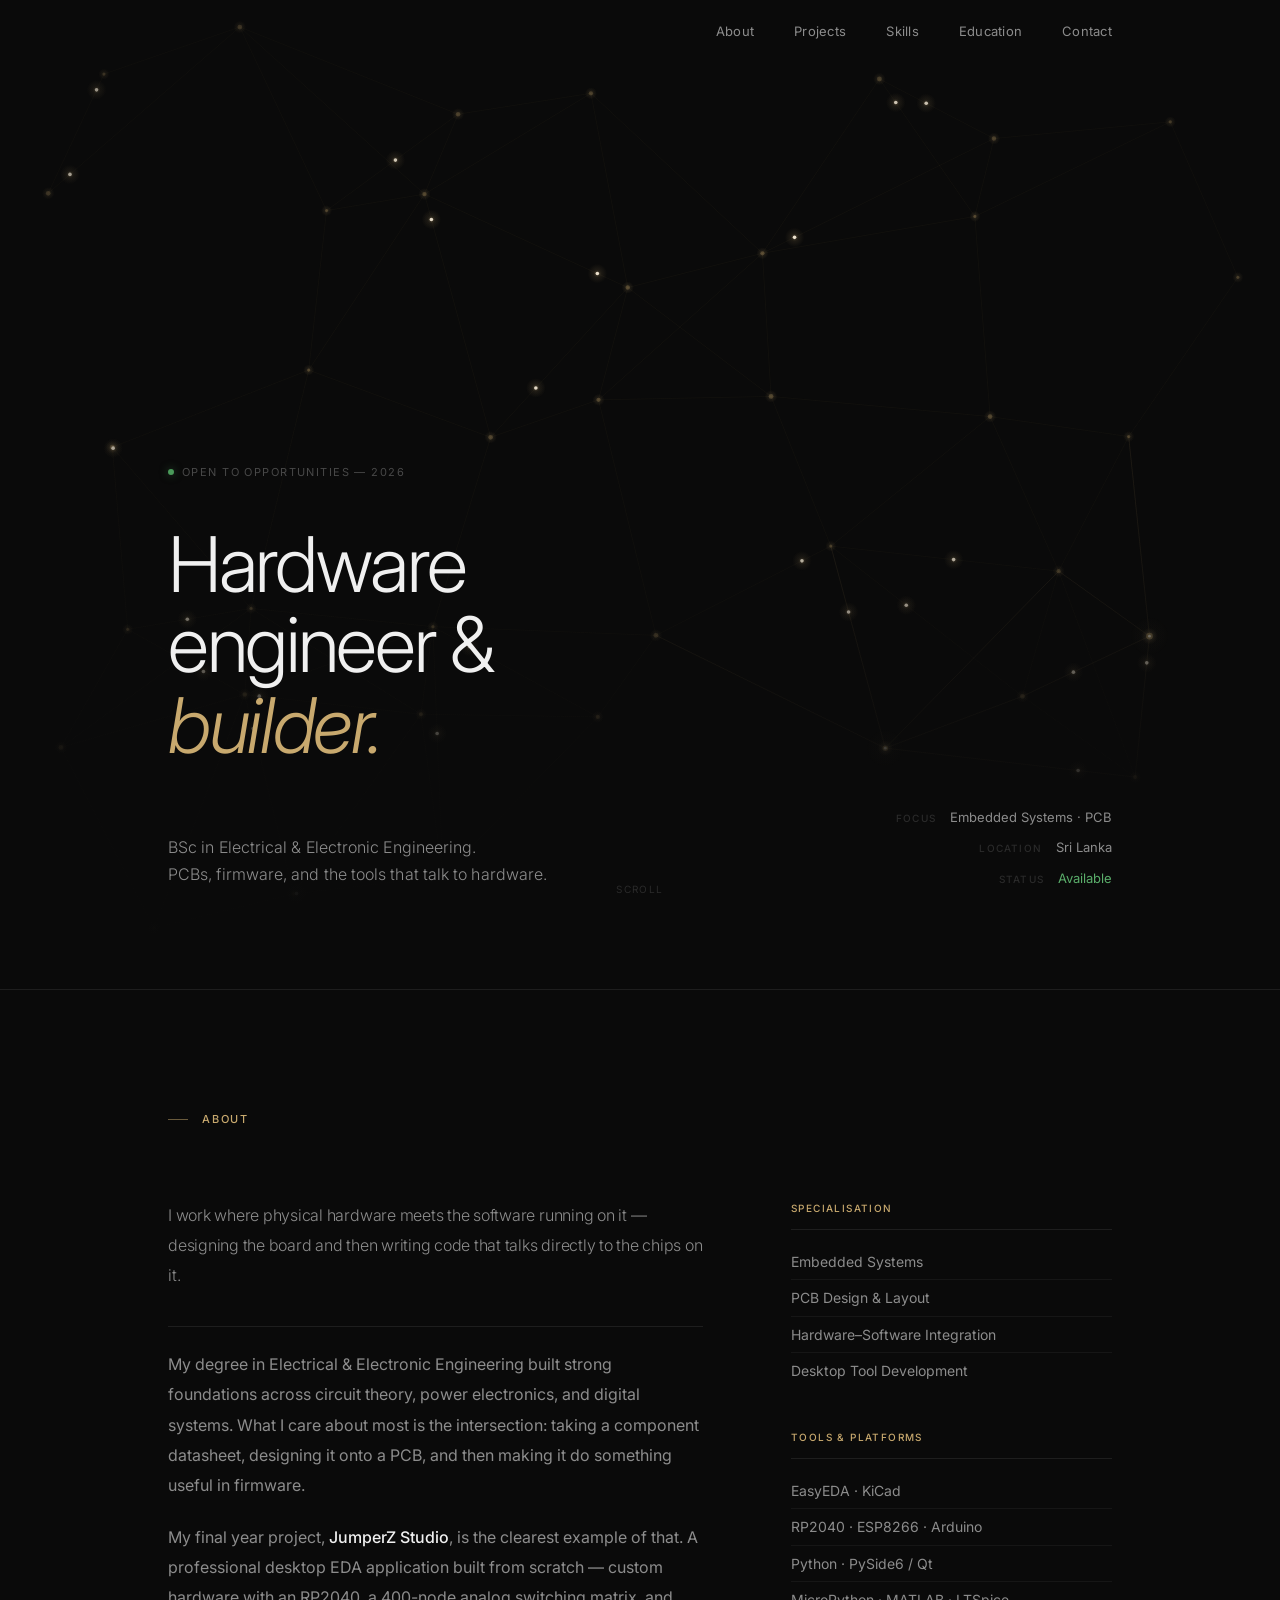
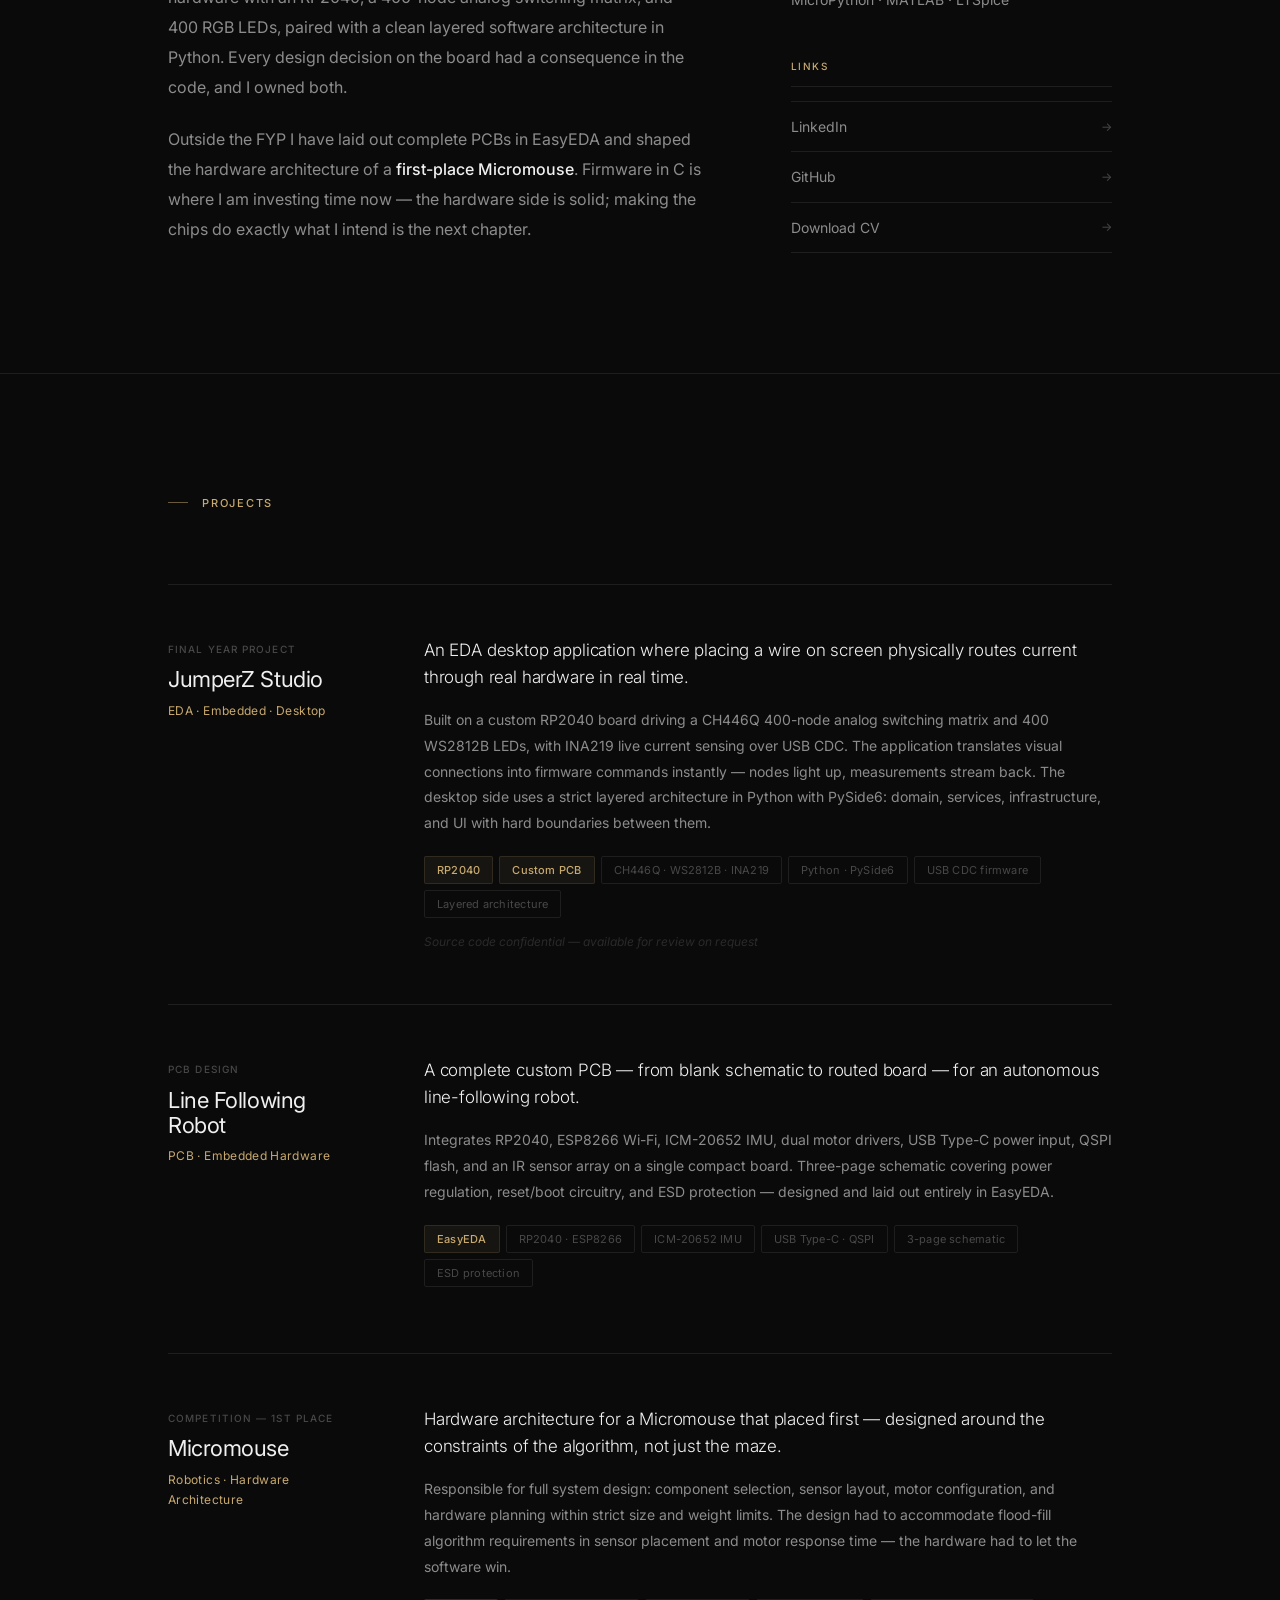
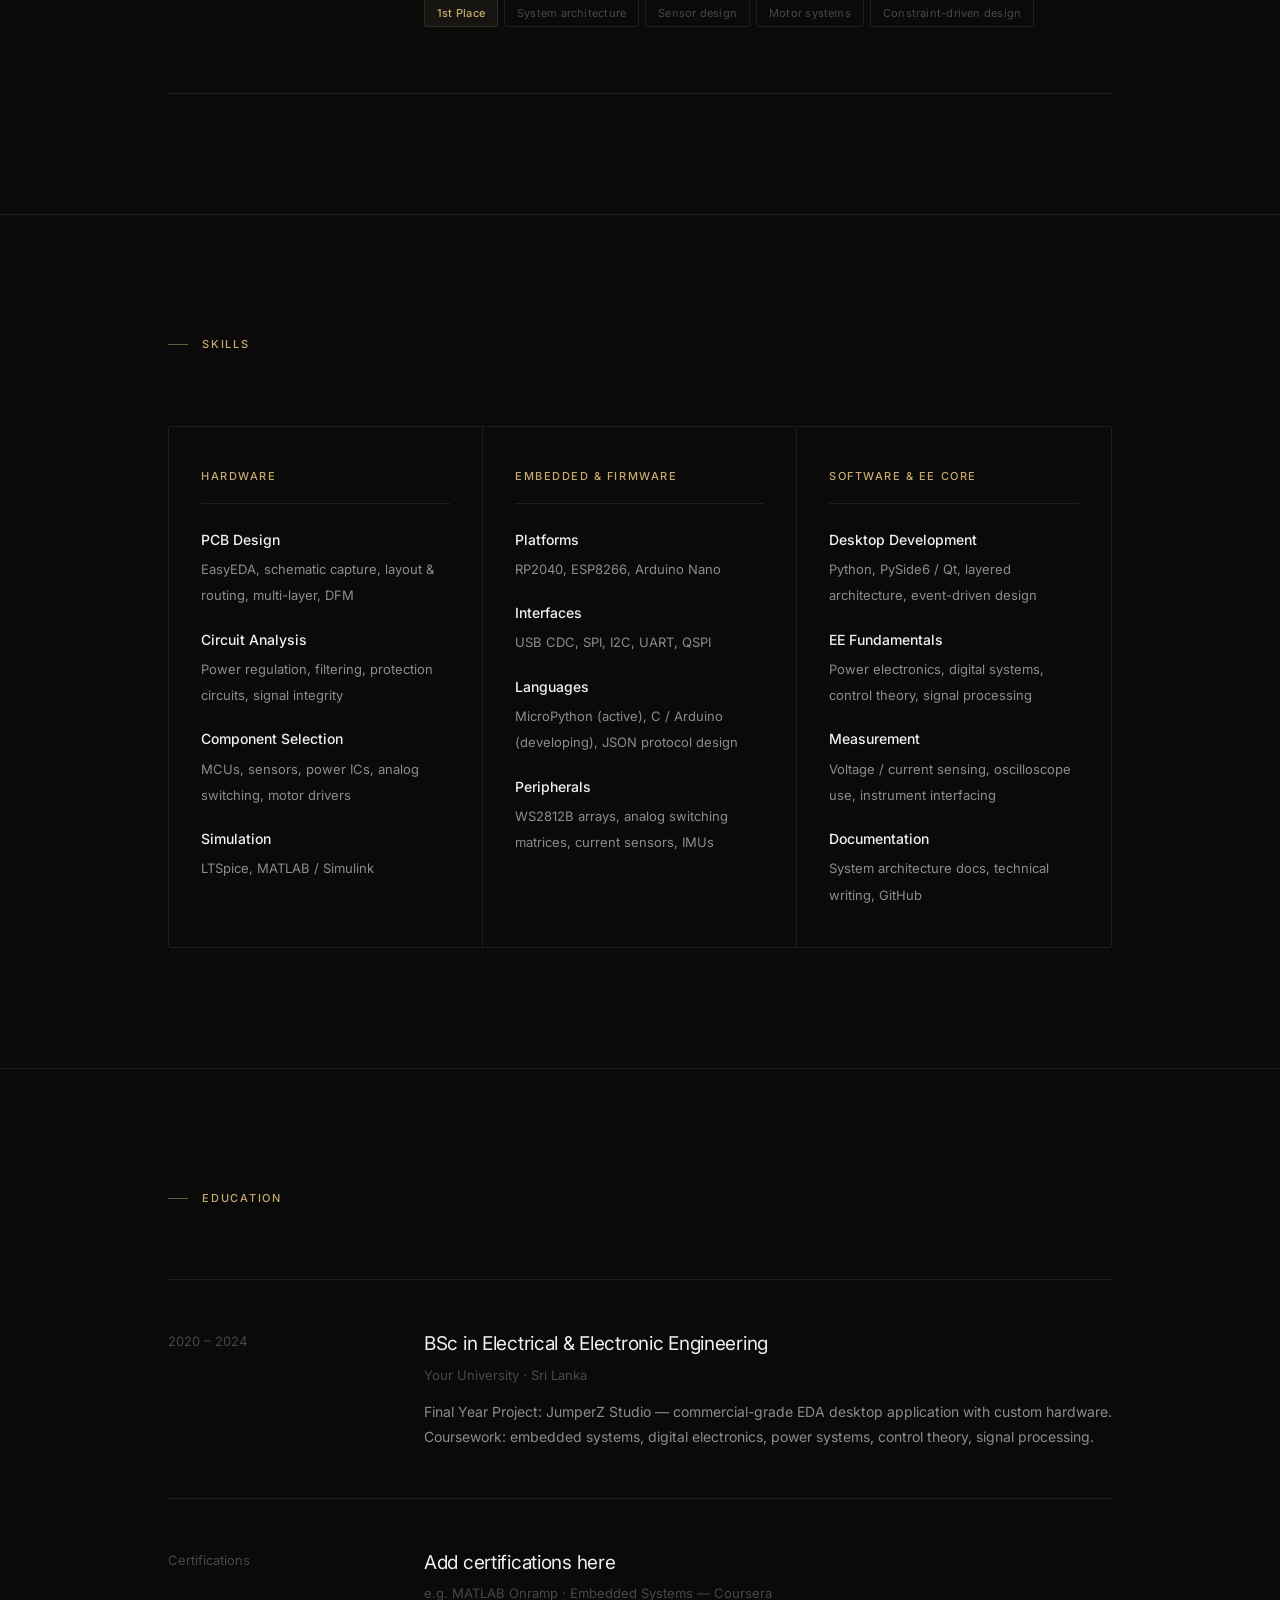
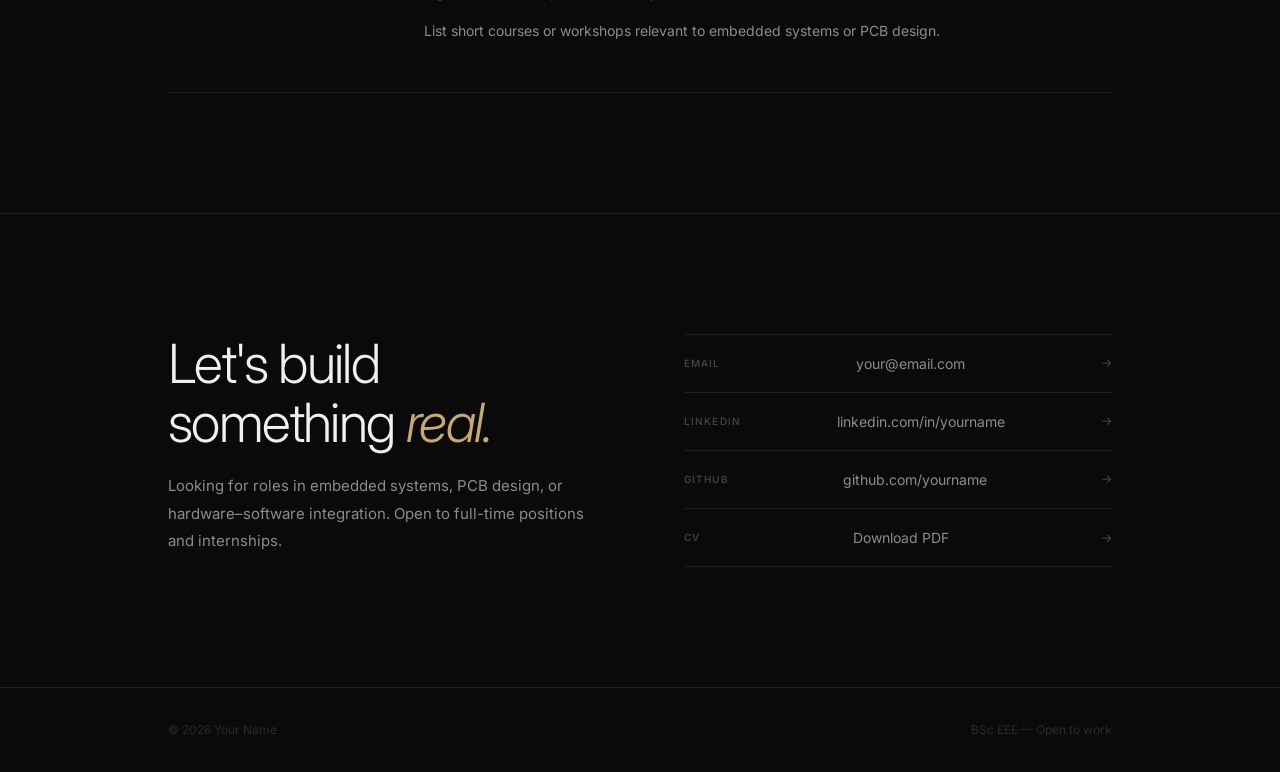
<file: portfolio.html>
<!DOCTYPE html>
<html lang="en">
<head>
<meta charset="UTF-8">
<meta name="viewport" content="width=device-width, initial-scale=1.0">
<title>Your Name — Hardware Engineer</title>
<link rel="preconnect" href="https://fonts.googleapis.com">
<link href="https://fonts.googleapis.com/css2?family=Inter:ital,wght@0,300;0,400;0,500;1,300;1,400&display=swap" rel="stylesheet">
<style>

/* ─── RESET ──────────────────────────────────────────── */
*, *::before, *::after { box-sizing: border-box; margin: 0; padding: 0; }
html { scroll-behavior: smooth; }

/* ─── TOKENS ─────────────────────────────────────────── */
:root {
  --bg:        #0A0A0A;
  --bg-raised: #111111;
  --line:      #1E1E1E;
  --line-soft: #161616;
  --text:      #F0F0F0;
  --text-2:    #8C8C8C;
  --text-3:    #484848;
  --text-4:    #2A2A2A;
  --gold:      #C8A96E;
  --gold-soft: rgba(200,169,110,0.07);
  --gold-bd:   rgba(200,169,110,0.15);
  --f:         'Inter', system-ui, sans-serif;
  --out:       cubic-bezier(0.16, 1, 0.3, 1);
  --std:       cubic-bezier(0.4, 0, 0.2, 1);
}

/* ─── BASE ───────────────────────────────────────────── */
body {
  background: var(--bg);
  color: var(--text);
  font-family: var(--f);
  font-size: 16px;
  font-weight: 400;
  line-height: 1.65;
  -webkit-font-smoothing: antialiased;
  overflow-x: hidden;
}
a { color: inherit; text-decoration: none; }

/* ─── LAYOUT ─────────────────────────────────────────── */
.wrap { max-width: 1040px; margin: 0 auto; padding: 0 48px; }

/* ─── NAV ────────────────────────────────────────────── */
nav {
  position: fixed; top: 0; left: 0; right: 0; z-index: 100;
  border-bottom: 1px solid transparent;
  transition: background 0.5s var(--std), border-color 0.5s;
}
nav.scrolled {
  background: rgba(10,10,10,0.94);
  backdrop-filter: blur(24px);
  -webkit-backdrop-filter: blur(24px);
  border-color: var(--line);
}
.nav-inner {
  max-width: 1040px; margin: 0 auto; padding: 0 48px;
  height: 60px;
  display: flex; align-items: center; justify-content: space-between;
}
.nav-logo {
  font-size: 14px; font-weight: 400; color: var(--text);
  opacity: 0; transition: opacity 0.4s;
}
nav.scrolled .nav-logo { opacity: 1; }
.nav-links { display: flex; gap: 40px; list-style: none; }
.nav-links a {
  font-size: 13px; font-weight: 400; color: var(--text-2);
  letter-spacing: 0.02em; transition: color 0.2s;
  position: relative;
}
.nav-links a::after {
  content: ''; position: absolute;
  bottom: -3px; left: 0; right: 0; height: 1px;
  background: var(--gold);
  transform: scaleX(0); transform-origin: left;
  transition: transform 0.3s var(--out);
}
.nav-links a:hover { color: var(--text); }
.nav-links a:hover::after { transform: scaleX(1); }

/* ═══════════════════════════════════════════════════════
   HERO
   - min-height 110vh so animation has room below the fold
   - text sits at bottom third, not cramped at very bottom
═══════════════════════════════════════════════════════ */
#hero {
  position: relative;
  min-height: 110vh;
  display: flex; flex-direction: column; justify-content: flex-end;
  border-bottom: 1px solid var(--line);
  overflow: hidden;
}

#circuit-canvas {
  position: absolute; inset: 0;
  width: 100%; height: 100%;
  pointer-events: none;
}

/* Vignette: edges + bottom darken, animation visible in upper 60% */
.hero-vignette {
  position: absolute; inset: 0; pointer-events: none;
  background:
    radial-gradient(ellipse 90% 70% at 55% 40%, transparent 30%, rgba(10,10,10,0.65) 100%),
    linear-gradient(to top,
      rgba(10,10,10,1.00)  0%,
      rgba(10,10,10,0.85) 18%,
      rgba(10,10,10,0.20) 45%,
      transparent         65%
    );
}

.hero-body {
  position: relative; z-index: 2;
  padding: 0 48px 100px;
  max-width: 1040px; margin: 0 auto; width: 100%;
}

/* Availability tag */
.hero-tag {
  display: inline-flex; align-items: center; gap: 8px;
  margin-bottom: 44px;
  font-size: 11px; font-weight: 400;
  color: var(--text-3); letter-spacing: 0.13em; text-transform: uppercase;
  opacity: 0; animation: af 0.5s var(--out) 0.15s forwards;
}
.tag-dot {
  width: 6px; height: 6px; border-radius: 50%;
  background: #4a9a5a;
  box-shadow: 0 0 8px rgba(74,154,90,0.5);
}

/* ── HEADLINE ──
   font-weight: 300 throughout — size does the work, not weight
   No 200, no 600. Clean. */
.hero-hl { margin-bottom: 40px; }
.hl-mask {
  display: block; overflow: hidden;
  padding-bottom: 6px; margin-bottom: -6px;
}
.hl-text {
  display: block;
  font-size: clamp(48px, 6vw, 80px);
  font-weight: 300;
  line-height: 1.05;
  letter-spacing: -0.03em;
  color: var(--text);
  transform: translateY(110%); opacity: 0;
  animation: cu 0.95s var(--out) forwards;
}
.hl-text em {
  font-style: italic; font-weight: 300;
  color: var(--gold);
}
.hl-mask:nth-child(1) .hl-text { animation-delay: 0.28s; }
.hl-mask:nth-child(2) .hl-text { animation-delay: 0.43s; }
.hl-mask:nth-child(3) .hl-text { animation-delay: 0.58s; }

@keyframes cu { to { transform: translateY(0); opacity: 1; } }
@keyframes af { to { opacity: 1; } }
@keyframes au { from { opacity:0; transform:translateY(8px) } to { opacity:1; transform:none } }

/* Bottom row: sub text left, meta right */
.hero-lower {
  display: flex; align-items: flex-end;
  justify-content: space-between; gap: 48px;
  opacity: 0; animation: au 0.7s var(--out) 0.95s forwards;
}
.hero-sub {
  font-size: 16px; font-weight: 300;
  color: var(--text-2); line-height: 1.72;
  max-width: 400px; letter-spacing: 0.005em;
}
.hero-meta {
  display: flex; flex-direction: column;
  align-items: flex-end; gap: 9px; flex-shrink: 0;
}
.meta-row { display: flex; align-items: baseline; gap: 14px; }
.meta-key {
  font-size: 10px; font-weight: 500; color: var(--text-4);
  letter-spacing: 0.12em; text-transform: uppercase;
}
.meta-val { font-size: 13px; color: var(--text-2); }
.meta-val.open { color: #5aad6a; }

/* Scroll hint */
.scroll-hint {
  position: absolute; bottom: 48px; left: 50%;
  transform: translateX(-50%);
  display: flex; flex-direction: column; align-items: center; gap: 8px;
  font-size: 10px; color: var(--text-4);
  letter-spacing: 0.14em; text-transform: uppercase;
  opacity: 0; animation: af 0.6s var(--out) 1.7s forwards;
  pointer-events: none; z-index: 2;
}
.scroll-line {
  width: 1px; height: 36px;
  background: linear-gradient(to bottom, var(--text-3), transparent);
  animation: sdrop 2.2s var(--out) 2s infinite;
  transform-origin: top; transform: scaleY(0);
}
@keyframes sdrop {
  0%   { transform: scaleY(0); opacity: 0; }
  25%  { opacity: 1; }
  100% { transform: scaleY(1); opacity: 0; }
}

/* ═══════════════════════════════════════════════════════
   SECTIONS  — generous spacing, clear rhythm
═══════════════════════════════════════════════════════ */
.section { padding: 120px 0; border-bottom: 1px solid var(--line); }

.section-label {
  font-size: 11px; font-weight: 500;
  color: var(--gold); letter-spacing: 0.16em; text-transform: uppercase;
  display: flex; align-items: center; gap: 14px;
  margin-bottom: 72px;
}
.section-label::before {
  content: ''; width: 20px; height: 1px;
  background: var(--gold); opacity: 0.5;
}

/* ─── ABOUT ──────────────────────────────────────────── */
.about-grid {
  display: grid; grid-template-columns: 1.25fr 0.75fr;
  gap: 88px; align-items: start;
}

/* Big opening line — sets the tone before paragraphs */
.about-lede {
  font-size: 22px; font-weight: 300;
  color: var(--text); line-height: 1.5;
  letter-spacing: -0.015em;
  margin-bottom: 36px;
  padding-bottom: 36px;
  border-bottom: 1px solid var(--line);
}

.about-text p {
  font-size: 16px; color: var(--text-2);
  line-height: 1.88; margin-bottom: 22px;
}
.about-text p:last-child { margin-bottom: 0; }
.about-text strong { color: var(--text); font-weight: 500; }

/* Aside */
.aside-group { margin-bottom: 40px; }
.aside-group:last-child { margin-bottom: 0; }
.aside-group-label {
  font-size: 10px; font-weight: 500; color: var(--gold);
  letter-spacing: 0.14em; text-transform: uppercase;
  padding-bottom: 12px; border-bottom: 1px solid var(--line);
  margin-bottom: 14px;
}
.aside-list { list-style: none; }
.aside-list li {
  font-size: 14px; color: var(--text-2);
  padding: 8px 0; border-bottom: 1px solid var(--line-soft); line-height: 1.4;
}
.aside-list li:last-child { border-bottom: none; }
.aside-links { list-style: none; }
.aside-links li a {
  display: flex; align-items: center; justify-content: space-between;
  padding: 13px 0; border-bottom: 1px solid var(--line);
  font-size: 14px; color: var(--text-2); transition: color 0.2s;
}
.aside-links li:first-child a { border-top: 1px solid var(--line); }
.aside-links li a:hover { color: var(--text); }
.aside-links li a:hover .arr { color: var(--gold); transform: translateX(4px); }
.arr { font-size: 12px; color: var(--text-3); transition: color 0.2s, transform 0.2s; }

/* ─── PROJECTS ───────────────────────────────────────── */
.project-row {
  display: grid; grid-template-columns: 200px 1fr;
  gap: 56px; padding: 52px 0;
  border-top: 1px solid var(--line);
  transition: background 0.3s var(--std),
              margin     0.3s var(--std),
              padding    0.3s var(--std);
}
.project-row:last-child { border-bottom: 1px solid var(--line); }
.project-row:hover {
  background: var(--bg-raised);
  margin: 0 -20px; padding-left: 20px; padding-right: 20px;
}

.proj-context {
  font-size: 10px; font-weight: 500; color: var(--text-3);
  letter-spacing: 0.11em; text-transform: uppercase;
  margin-bottom: 10px; padding-top: 4px;
}
.proj-name {
  font-size: 22px; font-weight: 400;
  color: var(--text); letter-spacing: -0.02em;
  line-height: 1.15; margin-bottom: 8px;
}
.proj-type { font-size: 12px; color: var(--gold); letter-spacing: 0.03em; }

/* Inline summary — first sentence larger, rest normal */
.proj-summary {
  font-size: 17px; font-weight: 300;
  color: var(--text); line-height: 1.6;
  letter-spacing: -0.01em;
  margin-bottom: 16px;
}
.proj-body {
  font-size: 14px; color: var(--text-2);
  line-height: 1.84; margin-bottom: 20px;
}
.proj-tags { display: flex; flex-wrap: wrap; gap: 6px; margin-bottom: 14px; }
.proj-tag {
  font-size: 11px; color: var(--text-3);
  border: 1px solid var(--line); padding: 4px 12px;
  border-radius: 2px; letter-spacing: 0.02em;
}
.proj-tag.hl {
  color: var(--gold); border-color: var(--gold-bd);
  background: var(--gold-soft); font-weight: 500;
}
.proj-note { font-size: 12px; color: var(--text-4); font-style: italic; }

/* ─── SKILLS ─────────────────────────────────────────── */
.skills-grid {
  display: grid; grid-template-columns: repeat(3,1fr);
  border: 1px solid var(--line); border-radius: 2px; overflow: hidden;
}
.skill-col {
  padding: 40px 32px; border-right: 1px solid var(--line);
  transition: background 0.2s;
}
.skill-col:last-child { border-right: none; }
.skill-col:hover { background: var(--bg-raised); }
.skill-col-name {
  font-size: 11px; font-weight: 500; color: var(--gold);
  letter-spacing: 0.14em; text-transform: uppercase;
  padding-bottom: 18px; border-bottom: 1px solid var(--line);
  margin-bottom: 24px;
}
.skill-items { list-style: none; display: flex; flex-direction: column; gap: 20px; }
.skill-item strong {
  display: block; font-size: 14px; font-weight: 500;
  color: var(--text); margin-bottom: 4px;
}
.skill-item span { font-size: 13px; color: var(--text-2); line-height: 1.6; }

/* ─── EDUCATION ──────────────────────────────────────── */
.edu-row {
  display: grid; grid-template-columns: 200px 1fr;
  gap: 56px; padding: 48px 0; border-top: 1px solid var(--line);
}
.edu-row:last-child { border-bottom: 1px solid var(--line); }
.edu-period { font-size: 13px; color: var(--text-3); padding-top: 3px; }
.edu-degree {
  font-size: 19px; font-weight: 400; color: var(--text);
  letter-spacing: -0.015em; margin-bottom: 5px;
}
.edu-institution { font-size: 13px; color: var(--text-3); margin-bottom: 14px; }
.edu-detail { font-size: 14px; color: var(--text-2); line-height: 1.78; }

/* ─── CONTACT ────────────────────────────────────────── */
#contact { border-bottom: none; padding-bottom: 120px; }
.contact-grid {
  display: grid; grid-template-columns: 1fr 1fr;
  gap: 88px; align-items: start;
}
.contact-heading {
  font-size: clamp(36px, 4.5vw, 54px);
  font-weight: 300; letter-spacing: -0.03em;
  line-height: 1.1; margin-bottom: 20px;
}
.contact-heading em { font-style: italic; color: var(--gold); }
.contact-body { font-size: 15px; color: var(--text-2); line-height: 1.82; }
.contact-list { list-style: none; }
.contact-list li a {
  display: flex; align-items: center; justify-content: space-between;
  padding: 17px 0; border-bottom: 1px solid var(--line);
  transition: padding-left 0.25s var(--out);
}
.contact-list li:first-child a { border-top: 1px solid var(--line); }
.contact-list li a:hover { padding-left: 6px; }
.contact-list li a:hover .arr { color: var(--gold); transform: translateX(4px); }
.c-label {
  font-size: 10px; font-weight: 500; color: var(--text-3);
  letter-spacing: 0.11em; text-transform: uppercase;
}
.c-value { font-size: 14px; color: var(--text-2); }

/* ─── FOOTER ─────────────────────────────────────────── */
footer { padding: 32px 0; border-top: 1px solid var(--line); }
.footer-inner {
  max-width: 1040px; margin: 0 auto; padding: 0 48px;
  display: flex; justify-content: space-between; align-items: center;
}
.footer-text { font-size: 12px; color: var(--text-4); }

/* ─── SCROLL REVEAL ──────────────────────────────────── */
.sr {
  opacity: 0; transform: translateY(20px);
  transition: opacity 0.65s var(--out), transform 0.65s var(--out);
}
.sr.in { opacity: 1; transform: none; }

/* ─── RESPONSIVE ─────────────────────────────────────── */
@media (max-width: 860px) {
  .wrap { padding: 0 24px; }
  .nav-inner, .hero-body, .footer-inner { padding-left: 24px; padding-right: 24px; }
  .nav-links { display: none; }
  .hero-lower { flex-direction: column; align-items: flex-start; gap: 28px; }
  .hero-meta { align-items: flex-start; }
  .section { padding: 80px 0; }
  .about-grid, .contact-grid { grid-template-columns: 1fr; gap: 52px; }
  .project-row, .edu-row { grid-template-columns: 1fr; gap: 14px; }
  .project-row:hover { margin: 0; padding-left: 0; padding-right: 0; }
  .skills-grid { grid-template-columns: 1fr; }
  .skill-col { border-right: none; border-bottom: 1px solid var(--line); }
  .skill-col:last-child { border-bottom: none; }
  .footer-inner { flex-direction: column; gap: 6px; text-align: center; }
}
@media (prefers-reduced-motion: reduce) {
  .hl-text, .hero-tag, .hero-lower, .scroll-hint
  { animation: none !important; opacity: 1 !important; transform: none !important; }
  .sr { opacity: 1 !important; transform: none !important; }
  * { transition-duration: 0.01ms !important; }
}

</style>
</head>
<body>

<!-- ─── NAV ─── -->
<nav id="nav">
  <div class="nav-inner">
    <span class="nav-logo">Your Name</span>
    <ul class="nav-links">
      <li><a href="#about">About</a></li>
      <li><a href="#projects">Projects</a></li>
      <li><a href="#skills">Skills</a></li>
      <li><a href="#education">Education</a></li>
      <li><a href="#contact">Contact</a></li>
    </ul>
  </div>
</nav>

<!-- ─── HERO ─── -->
<section id="hero">
  <canvas id="circuit-canvas"></canvas>
  <div class="hero-vignette"></div>

  <div class="hero-body">
    <div class="hero-tag">
      <div class="tag-dot"></div>
      Open to opportunities — 2026
    </div>

    <div class="hero-hl">
      <span class="hl-mask"><span class="hl-text">Hardware</span></span>
      <span class="hl-mask"><span class="hl-text">engineer &amp;</span></span>
      <span class="hl-mask"><span class="hl-text"><em>builder.</em></span></span>
    </div>

    <div class="hero-lower">
      <p class="hero-sub">
        BSc in Electrical &amp; Electronic Engineering.<br>
        PCBs, firmware, and the tools that talk to hardware.
      </p>
      <div class="hero-meta">
        <div class="meta-row">
          <span class="meta-key">Focus</span>
          <span class="meta-val">Embedded Systems · PCB</span>
        </div>
        <div class="meta-row">
          <span class="meta-key">Location</span>
          <span class="meta-val">Sri Lanka</span>
        </div>
        <div class="meta-row">
          <span class="meta-key">Status</span>
          <span class="meta-val open">Available</span>
        </div>
      </div>
    </div>
  </div>

  <div class="scroll-hint">
    <span>Scroll</span>
    <div class="scroll-line"></div>
  </div>
</section>

<!-- ─── ABOUT ─── -->
<section id="about" class="section">
  <div class="wrap">
    <div class="section-label">About</div>
    <div class="about-grid">
      <div class="about-text sr">
        <p class="about-lede">
          I work where physical hardware meets the software running on it —
          designing the board and then writing code that talks directly to the chips on it.
        </p>
        <p>
          My degree in Electrical &amp; Electronic Engineering built strong foundations
          across circuit theory, power electronics, and digital systems. What I care
          about most is the intersection: taking a component datasheet, designing it
          onto a PCB, and then making it do something useful in firmware.
        </p>
        <p>
          My final year project, <strong>JumperZ Studio</strong>, is the clearest
          example of that. A professional desktop EDA application built from scratch —
          custom hardware with an RP2040, a 400-node analog switching matrix, and
          400 RGB LEDs, paired with a clean layered software architecture in Python.
          Every design decision on the board had a consequence in the code, and I owned both.
        </p>
        <p>
          Outside the FYP I have laid out complete PCBs in EasyEDA and shaped
          the hardware architecture of a <strong>first-place Micromouse</strong>.
          Firmware in C is where I am investing time now — the hardware side is
          solid; making the chips do exactly what I intend is the next chapter.
        </p>
      </div>
      <div class="about-aside sr">
        <div class="aside-group">
          <div class="aside-group-label">Specialisation</div>
          <ul class="aside-list">
            <li>Embedded Systems</li>
            <li>PCB Design &amp; Layout</li>
            <li>Hardware–Software Integration</li>
            <li>Desktop Tool Development</li>
          </ul>
        </div>
        <div class="aside-group">
          <div class="aside-group-label">Tools &amp; Platforms</div>
          <ul class="aside-list">
            <li>EasyEDA · KiCad</li>
            <li>RP2040 · ESP8266 · Arduino</li>
            <li>Python · PySide6 / Qt</li>
            <li>MicroPython · MATLAB · LTSpice</li>
          </ul>
        </div>
        <div class="aside-group">
          <div class="aside-group-label">Links</div>
          <ul class="aside-links">
            <li><a href="#">LinkedIn <span class="arr">→</span></a></li>
            <li><a href="#">GitHub <span class="arr">→</span></a></li>
            <li><a href="#">Download CV <span class="arr">→</span></a></li>
          </ul>
        </div>
      </div>
    </div>
  </div>
</section>

<!-- ─── PROJECTS ─── -->
<section id="projects" class="section">
  <div class="wrap">
    <div class="section-label">Projects</div>

    <div class="project-row sr">
      <div>
        <div class="proj-context">Final Year Project</div>
        <div class="proj-name">JumperZ Studio</div>
        <div class="proj-type">EDA · Embedded · Desktop</div>
      </div>
      <div>
        <p class="proj-summary">
          An EDA desktop application where placing a wire on screen
          physically routes current through real hardware in real time.
        </p>
        <p class="proj-body">
          Built on a custom RP2040 board driving a CH446Q 400-node analog switching
          matrix and 400 WS2812B LEDs, with INA219 live current sensing over USB CDC.
          The application translates visual connections into firmware commands
          instantly — nodes light up, measurements stream back. The desktop side
          uses a strict layered architecture in Python with PySide6: domain,
          services, infrastructure, and UI with hard boundaries between them.
        </p>
        <div class="proj-tags">
          <span class="proj-tag hl">RP2040</span>
          <span class="proj-tag hl">Custom PCB</span>
          <span class="proj-tag">CH446Q · WS2812B · INA219</span>
          <span class="proj-tag">Python · PySide6</span>
          <span class="proj-tag">USB CDC firmware</span>
          <span class="proj-tag">Layered architecture</span>
        </div>
        <p class="proj-note">Source code confidential — available for review on request</p>
      </div>
    </div>

    <div class="project-row sr">
      <div>
        <div class="proj-context">PCB Design</div>
        <div class="proj-name">Line Following Robot</div>
        <div class="proj-type">PCB · Embedded Hardware</div>
      </div>
      <div>
        <p class="proj-summary">
          A complete custom PCB — from blank schematic to routed board —
          for an autonomous line-following robot.
        </p>
        <p class="proj-body">
          Integrates RP2040, ESP8266 Wi-Fi, ICM-20652 IMU, dual motor drivers,
          USB Type-C power input, QSPI flash, and an IR sensor array on a single
          compact board. Three-page schematic covering power regulation,
          reset/boot circuitry, and ESD protection — designed and laid out
          entirely in EasyEDA.
        </p>
        <div class="proj-tags">
          <span class="proj-tag hl">EasyEDA</span>
          <span class="proj-tag">RP2040 · ESP8266</span>
          <span class="proj-tag">ICM-20652 IMU</span>
          <span class="proj-tag">USB Type-C · QSPI</span>
          <span class="proj-tag">3-page schematic</span>
          <span class="proj-tag">ESD protection</span>
        </div>
      </div>
    </div>

    <div class="project-row sr">
      <div>
        <div class="proj-context">Competition — 1st Place</div>
        <div class="proj-name">Micromouse</div>
        <div class="proj-type">Robotics · Hardware Architecture</div>
      </div>
      <div>
        <p class="proj-summary">
          Hardware architecture for a Micromouse that placed first —
          designed around the constraints of the algorithm, not just the maze.
        </p>
        <p class="proj-body">
          Responsible for full system design: component selection, sensor layout,
          motor configuration, and hardware planning within strict size and weight
          limits. The design had to accommodate flood-fill algorithm requirements
          in sensor placement and motor response time — the hardware had to let
          the software win.
        </p>
        <div class="proj-tags">
          <span class="proj-tag hl">1st Place</span>
          <span class="proj-tag">System architecture</span>
          <span class="proj-tag">Sensor design</span>
          <span class="proj-tag">Motor systems</span>
          <span class="proj-tag">Constraint-driven design</span>
        </div>
      </div>
    </div>
  </div>
</section>

<!-- ─── SKILLS ─── -->
<section id="skills" class="section">
  <div class="wrap">
    <div class="section-label">Skills</div>
    <div class="skills-grid sr">
      <div class="skill-col">
        <div class="skill-col-name">Hardware</div>
        <ul class="skill-items">
          <li class="skill-item">
            <strong>PCB Design</strong>
            <span>EasyEDA, schematic capture, layout &amp; routing, multi-layer, DFM</span>
          </li>
          <li class="skill-item">
            <strong>Circuit Analysis</strong>
            <span>Power regulation, filtering, protection circuits, signal integrity</span>
          </li>
          <li class="skill-item">
            <strong>Component Selection</strong>
            <span>MCUs, sensors, power ICs, analog switching, motor drivers</span>
          </li>
          <li class="skill-item">
            <strong>Simulation</strong>
            <span>LTSpice, MATLAB / Simulink</span>
          </li>
        </ul>
      </div>
      <div class="skill-col">
        <div class="skill-col-name">Embedded &amp; Firmware</div>
        <ul class="skill-items">
          <li class="skill-item">
            <strong>Platforms</strong>
            <span>RP2040, ESP8266, Arduino Nano</span>
          </li>
          <li class="skill-item">
            <strong>Interfaces</strong>
            <span>USB CDC, SPI, I2C, UART, QSPI</span>
          </li>
          <li class="skill-item">
            <strong>Languages</strong>
            <span>MicroPython (active), C / Arduino (developing), JSON protocol design</span>
          </li>
          <li class="skill-item">
            <strong>Peripherals</strong>
            <span>WS2812B arrays, analog switching matrices, current sensors, IMUs</span>
          </li>
        </ul>
      </div>
      <div class="skill-col">
        <div class="skill-col-name">Software &amp; EE Core</div>
        <ul class="skill-items">
          <li class="skill-item">
            <strong>Desktop Development</strong>
            <span>Python, PySide6 / Qt, layered architecture, event-driven design</span>
          </li>
          <li class="skill-item">
            <strong>EE Fundamentals</strong>
            <span>Power electronics, digital systems, control theory, signal processing</span>
          </li>
          <li class="skill-item">
            <strong>Measurement</strong>
            <span>Voltage / current sensing, oscilloscope use, instrument interfacing</span>
          </li>
          <li class="skill-item">
            <strong>Documentation</strong>
            <span>System architecture docs, technical writing, GitHub</span>
          </li>
        </ul>
      </div>
    </div>
  </div>
</section>

<!-- ─── EDUCATION ─── -->
<section id="education" class="section">
  <div class="wrap">
    <div class="section-label">Education</div>
    <div class="sr">
      <div class="edu-row">
        <div class="edu-period">2020 – 2024</div>
        <div>
          <div class="edu-degree">BSc in Electrical &amp; Electronic Engineering</div>
          <div class="edu-institution">Your University · Sri Lanka</div>
          <div class="edu-detail">
            Final Year Project: JumperZ Studio — commercial-grade EDA desktop application
            with custom hardware. Coursework: embedded systems, digital electronics,
            power systems, control theory, signal processing.
          </div>
        </div>
      </div>
      <div class="edu-row">
        <div class="edu-period">Certifications</div>
        <div>
          <div class="edu-degree">Add certifications here</div>
          <div class="edu-institution">e.g. MATLAB Onramp · Embedded Systems — Coursera</div>
          <div class="edu-detail">
            List short courses or workshops relevant to embedded systems or PCB design.
          </div>
        </div>
      </div>
    </div>
  </div>
</section>

<!-- ─── CONTACT ─── -->
<section id="contact" class="section">
  <div class="wrap">
    <div class="contact-grid">
      <div class="sr">
        <h2 class="contact-heading">Let's build<br>something <em>real.</em></h2>
        <p class="contact-body">
          Looking for roles in embedded systems, PCB design, or
          hardware–software integration. Open to full-time positions
          and internships.
        </p>
      </div>
      <ul class="contact-list sr">
        <li><a href="mailto:your@email.com">
          <span class="c-label">Email</span>
          <span class="c-value">your@email.com</span>
          <span class="arr">→</span>
        </a></li>
        <li><a href="#">
          <span class="c-label">LinkedIn</span>
          <span class="c-value">linkedin.com/in/yourname</span>
          <span class="arr">→</span>
        </a></li>
        <li><a href="#">
          <span class="c-label">GitHub</span>
          <span class="c-value">github.com/yourname</span>
          <span class="arr">→</span>
        </a></li>
        <li><a href="#">
          <span class="c-label">CV</span>
          <span class="c-value">Download PDF</span>
          <span class="arr">→</span>
        </a></li>
      </ul>
    </div>
  </div>
</section>

<!-- ─── FOOTER ─── -->
<footer>
  <div class="footer-inner">
    <span class="footer-text">© 2026 Your Name</span>
    <span class="footer-text">BSc EEE — Open to work</span>
  </div>
</footer>

<script>
// ── NAV ──
const nav = document.getElementById('nav');
window.addEventListener('scroll', () => {
  nav.classList.toggle('scrolled', window.scrollY > 60);
}, { passive: true });



// ── CIRCUIT ANIMATION ──────────────────────────────────
(function () {
  const canvas = document.getElementById('circuit-canvas');
  const ctx    = canvas.getContext('2d');
  let W, H, nodes, edges, packets, raf, frame = 0;

  // Colours — single gold palette, three stops
  const DIM    = [180, 148,  90];
  const MID    = [200, 169, 110];
  const BRIGHT = [228, 200, 148];
  const WHITE  = [245, 235, 215];
  const c = ([r,g,b], a) => `rgba(${r},${g},${b},${+a.toFixed(3)})`;

  // ── Build ──────────────────────────────────────────────
  function build() {
    nodes = []; edges = []; packets = [];

    // Fixed node count regardless of canvas size — keeps it readable at any zoom.
    // Nodes placed in a loose organic grid with human jitter.
    const COUNT = 38;
    const cols  = 7;
    const rows  = Math.ceil(COUNT / cols);

    for (let i = 0; i < COUNT; i++) {
      const col = i % cols;
      const row = Math.floor(i / cols);
      // Normalised position with tasteful jitter
      const nx = (col + 0.5) / cols + (Math.random() - 0.5) * 0.10;
      const ny = (row + 0.5) / rows + (Math.random() - 0.5) * 0.12;
      // ~15% are junction nodes (larger, more connections)
      const major = Math.random() < 0.15;
      nodes.push({
        nx, ny,                          // normalised 0-1
        major,
        r:    major ? 3.5 : 2.0,        // base radius px
        ph:   Math.random() * Math.PI * 2,
        phS:  major ? 0.013 : 0.008,
        bT:   0,                         // burst timer
        eIdx: [],
      });
    }

    // Connect nearby nodes — sparse, max 3 per node
    const used = new Set();
    nodes.forEach((n, i) => {
      const max = n.major ? 4 : 3;
      let cnt   = 0;
      // Sort all others by distance, pick closest
      [...nodes]
        .map((m, j) => ({
          j,
          d: Math.hypot((m.nx - n.nx) * W, (m.ny - n.ny) * H),
        }))
        .filter(({ j, d }) => j !== i && d > 30 && d < 260)
        .sort((a, b) => a.d - b.d)
        .forEach(({ j }) => {
          if (cnt >= max) return;
          const k = i < j ? `${i}-${j}` : `${j}-${i}`;
          if (!used.has(k)) {
            used.add(k);
            const ei = edges.length;
            edges.push({ a: i, b: j, lit: 0 });
            nodes[i].eIdx.push(ei);
            nodes[j].eIdx.push(ei);
            cnt++;
          }
        });
    });

    // Seed packets on ~30% of edges
    edges.forEach((e, i) => {
      if (Math.random() < 0.3) spawn(i, Math.random());
    });
  }

  // px coords from normalised
  const px = n => ({ x: n.nx * W, y: n.ny * H });

  // ── Spawn packet on edge ei at position t0, direction dir (1 or -1)
  function spawn(ei, t0 = 0, dir = 1) {
    packets.push({
      ei, t: t0, dir,
      spd:   0.0007 + Math.random() * 0.0008,
      trail: [],
      alive: true,
    });
  }

  // ── Burst: major node fires packets on all its edges
  function burst(ni) {
    const n = nodes[ni];
    if (n.bT > 0) return;
    n.bT = 1.0;
    n.eIdx.forEach(ei => {
      edges[ei].lit = 1.0;
      // Direction away from this node
      const dir = edges[ei].a === ni ? 1 : -1;
      spawn(ei, dir === 1 ? 0 : 1, dir);
    });
  }

  // ── Render ──────────────────────────────────────────────
  function loop() {
    raf = requestAnimationFrame(loop);
    frame++;
    ctx.clearRect(0, 0, W, H);

    // ── Edges
    edges.forEach(e => {
      if (e.lit > 0) e.lit = Math.max(0, e.lit - 0.016);
      const na = nodes[e.a], nb = nodes[e.b];
      const pa = px(na), pb = px(nb);
      const baseA = (na.major || nb.major) ? 0.13 : 0.07;
      const alpha = baseA + e.lit * 0.22;
      const lw    = (na.major || nb.major) ? 0.9 : 0.6;
      ctx.strokeStyle = c(e.lit > 0.3 ? BRIGHT : MID, alpha);
      ctx.lineWidth   = lw;
      ctx.beginPath();
      ctx.moveTo(pa.x, pa.y);
      ctx.lineTo(pb.x, pb.y);
      ctx.stroke();
    });

    // ── Nodes
    nodes.forEach((n, ni) => {
      n.ph += n.phS;
      if (n.bT > 0) n.bT = Math.max(0, n.bT - 0.020);

      const p     = px(n);
      const pulse = 1 + Math.sin(n.ph) * 0.22;
      const extra = n.bT * 5;
      const r     = n.r * pulse + extra;

      if (n.major) {
        // Atmospheric bloom — soft, wide
        const bloomR = r + 16 + n.bT * 12;
        const bg = ctx.createRadialGradient(p.x, p.y, 0, p.x, p.y, bloomR);
        bg.addColorStop(0,   c(MID,  0.12 + n.bT * 0.18));
        bg.addColorStop(0.4, c(DIM,  0.04));
        bg.addColorStop(1,   c(DIM,  0));
        ctx.beginPath(); ctx.arc(p.x, p.y, bloomR, 0, Math.PI * 2);
        ctx.fillStyle = bg; ctx.fill();

        // Tight inner glow ring
        const ig = ctx.createRadialGradient(p.x, p.y, r * 0.6, p.x, p.y, r + 5);
        ig.addColorStop(0, c(BRIGHT, 0.20 + n.bT * 0.25));
        ig.addColorStop(1, c(MID,    0));
        ctx.beginPath(); ctx.arc(p.x, p.y, r + 5, 0, Math.PI * 2);
        ctx.fillStyle = ig; ctx.fill();

        // Core
        ctx.beginPath(); ctx.arc(p.x, p.y, r, 0, Math.PI * 2);
        ctx.fillStyle = c(n.bT > 0.1 ? BRIGHT : MID, 0.55 + n.bT * 0.30);
        ctx.fill();

        // White pinpoint
        ctx.beginPath(); ctx.arc(p.x, p.y, 1.4, 0, Math.PI * 2);
        ctx.fillStyle = c(WHITE, 0.85 + n.bT * 0.15);
        ctx.fill();

      } else {
        // Small node — just a dot with subtle halo
        const sg = ctx.createRadialGradient(p.x, p.y, 0, p.x, p.y, r + 4);
        sg.addColorStop(0, c(MID, 0.18 + n.bT * 0.20));
        sg.addColorStop(1, c(MID, 0));
        ctx.beginPath(); ctx.arc(p.x, p.y, r + 4, 0, Math.PI * 2);
        ctx.fillStyle = sg; ctx.fill();

        ctx.beginPath(); ctx.arc(p.x, p.y, r, 0, Math.PI * 2);
        ctx.fillStyle = c(MID, 0.28 + n.bT * 0.30);
        ctx.fill();
      }
    });

    // ── Packets
    packets = packets.filter(p => p.alive);

    packets.forEach(p => {
      p.t += p.spd * p.dir;

      // Clean despawn — no bounce
      if (p.t >= 1 || p.t <= 0) {
        p.alive = false;
        const e    = edges[p.ei];
        const dest = nodes[p.t >= 1 ? e.b : e.a];
        dest.bT    = Math.max(dest.bT, 0.28);
        e.lit      = Math.max(e.lit, 0.50);
        return;
      }

      const e  = edges[p.ei];
      const na = nodes[e.a], nb = nodes[e.b];
      const pa = px(na), pb = px(nb);
      const x  = pa.x + (pb.x - pa.x) * p.t;
      const y  = pa.y + (pb.y - pa.y) * p.t;

      // Trail
      p.trail.push({ x, y });
      if (p.trail.length > 16) p.trail.shift();

      if (p.trail.length > 2) {
        for (let i = 1; i < p.trail.length; i++) {
          const age = i / p.trail.length;
          ctx.strokeStyle = c(age > 0.6 ? BRIGHT : MID, age * age * 0.40);
          ctx.lineWidth   = age * 2.0;
          ctx.lineCap     = 'round';
          ctx.beginPath();
          ctx.moveTo(p.trail[i-1].x, p.trail[i-1].y);
          ctx.lineTo(p.trail[i].x,   p.trail[i].y);
          ctx.stroke();
        }
      }

      // Halo
      const hg = ctx.createRadialGradient(x, y, 0, x, y, 10);
      hg.addColorStop(0,   c(BRIGHT, 0.32));
      hg.addColorStop(0.4, c(MID,    0.10));
      hg.addColorStop(1,   c(MID,    0));
      ctx.beginPath(); ctx.arc(x, y, 10, 0, Math.PI * 2);
      ctx.fillStyle = hg; ctx.fill();

      // Core
      ctx.beginPath(); ctx.arc(x, y, 1.8, 0, Math.PI * 2);
      ctx.fillStyle = c(WHITE, 0.95);
      ctx.fill();

      e.lit = Math.max(e.lit, 0.06);
    });

    // ── Spawn new packets steadily
    if (frame % 65 === 0 && packets.length < 22) {
      const ei = Math.floor(Math.random() * edges.length);
      spawn(ei, 0, 1);
    }

    // ── Periodic burst on a random major node
    if (frame % 280 === 0) {
      const majors = nodes.map((n, i) => n.major ? i : -1).filter(i => i >= 0);
      if (majors.length) burst(majors[Math.floor(Math.random() * majors.length)]);
    }
  }

  function resize() {
    W = canvas.width  = canvas.offsetWidth;
    H = canvas.height = canvas.offsetHeight;
    cancelAnimationFrame(raf);
    build();
    raf = requestAnimationFrame(loop);
  }

  window.addEventListener('resize', resize, { passive: true });
  resize();
})();

// ── SCROLL REVEAL ──
const io = new IntersectionObserver(entries => {
  entries.forEach((e, i) => {
    if (e.isIntersecting) {
      setTimeout(() => e.target.classList.add('in'), i * 80);
      io.unobserve(e.target);
    }
  });
}, { threshold: 0.07 });
document.querySelectorAll('.sr').forEach(el => io.observe(el));
</script>

</body>
</html>
</file>
<file: assets/css/style.css>
/* ═══════════════════════════════════════════════════════════════
   GAMUNU AGALAWATTE — PORTFOLIO
   Design system: deep-navy ground, cyan → teal glass accents.
   tokens → reset → base → ambient → nav → hero → components →
   sections → responsive → motion
═══════════════════════════════════════════════════════════════ */

/* ─── TOKENS ─────────────────────────────────────────── */
:root {
  --bg:            #050B14;
  --bg-1:          #081527;
  --panel:         rgba(12, 27, 46, 0.58);
  --panel-strong:  rgba(8, 19, 34, 0.82);
  --line:          rgba(120, 205, 255, 0.14);
  --line-strong:   rgba(120, 205, 255, 0.30);

  --text:          #EAF3FA;
  --text-2:        #AFC2D3;
  --text-3:        #7C8FA1;
  --text-4:        #4B5D6E;

  --cyan:          #4DD8FF;
  --teal:          #2DD4BF;
  --ok:            #4ec98c;

  --font: 'Inter', system-ui, -apple-system, 'Segoe UI', sans-serif;
  --text-2xs:  0.6875rem;
  --text-xs:   0.8125rem;
  --text-sm:   0.875rem;
  --text-base: 1rem;
  --text-md:   1.0625rem;
  --text-lg:   1.375rem;
  --text-xl:   clamp(1.375rem, 1.2rem + 0.8vw, 1.75rem);
  --text-2xl:  clamp(1.9rem, 1.4rem + 2vw, 2.6rem);
  --text-display: clamp(2.5rem, 1.4rem + 4.6vw, 4.4rem);

  --space-3xs: 0.25rem;
  --space-2xs: 0.5rem;
  --space-xs:  0.75rem;
  --space-sm:  1rem;
  --space-md:  1.5rem;
  --space-lg:  2rem;
  --space-xl:  2.5rem;
  --space-2xl: 4rem;
  --space-3xl: 6rem;

  --radius-sm: 0.5rem;
  --radius-md: 0.875rem;
  --radius-lg: 1.25rem;

  --ease: cubic-bezier(.22,.61,.36,1);
}

/* ─── RESET ─────────────────────────────────────────── */
* { box-sizing: border-box; margin: 0; padding: 0; }
html { scroll-behavior: smooth; }
body {
  background: var(--bg);
  color: var(--text);
  font-family: var(--font);
  font-size: var(--text-base);
  line-height: 1.6;
  -webkit-font-smoothing: antialiased;
  overflow-x: hidden;
  position: relative;
}
img, svg { display: block; max-width: 100%; }
a { color: inherit; text-decoration: none; }
ul { list-style: none; }
h1, h2, h3 { font-weight: 600; line-height: 1.15; letter-spacing: -0.01em; }
::selection { background: rgba(77, 216, 255, 0.32); color: #fff; }

/* ─── AMBIENT BACKGROUND ─────────────────────────────── */
.ambient {
  position: fixed;
  inset: 0;
  z-index: 0;
  pointer-events: none;
  overflow: hidden;
  background:
    linear-gradient(180deg, #071120 0%, #050B14 45%, #040910 100%);
}
.ambient-grid {
  position: absolute;
  inset: -10% -10%;
  background-image:
    linear-gradient(rgba(120, 205, 255, 0.05) 1px, transparent 1px),
    linear-gradient(90deg, rgba(120, 205, 255, 0.04) 1px, transparent 1px);
  background-size: 88px 88px;
  mask-image: radial-gradient(ellipse 70% 60% at 50% 0%, black, transparent 75%);
}
.ambient-glow {
  position: absolute;
  border-radius: 50%;
  filter: blur(90px);
  opacity: 0.55;
}
.ambient-glow--a {
  width: 46vw; height: 46vw;
  top: -14vw; right: -8vw;
  background: radial-gradient(circle, rgba(77, 216, 255, 0.30), transparent 70%);
  animation: driftA 24s var(--ease) infinite alternate;
}
.ambient-glow--b {
  width: 38vw; height: 38vw;
  top: 30vh; left: -10vw;
  background: radial-gradient(circle, rgba(45, 212, 191, 0.22), transparent 70%);
  animation: driftB 20s var(--ease) infinite alternate;
}
@keyframes driftA { from { transform: translate3d(0,0,0) scale(1); } to { transform: translate3d(-3%, 4%, 0) scale(1.08); } }
@keyframes driftB { from { transform: translate3d(0,0,0) scale(1); } to { transform: translate3d(4%, -3%, 0) scale(1.05); } }

.skip-link {
  position: absolute; top: -100%; left: var(--space-md);
  background: var(--cyan); color: #041018; z-index: 999;
  padding: var(--space-2xs) var(--space-sm); border-radius: var(--radius-sm);
  font-weight: 600; font-size: var(--text-sm);
  transition: top .2s var(--ease);
}
.skip-link:focus { top: var(--space-md); }

/* ─── SHARED SURFACES ─────────────────────────────────── */
.glass {
  background:
    linear-gradient(155deg, rgba(17, 40, 66, 0.55), rgba(8, 20, 36, 0.42)),
    var(--panel);
  backdrop-filter: blur(20px) saturate(130%);
  -webkit-backdrop-filter: blur(20px) saturate(130%);
  border: 1px solid var(--line);
  border-radius: var(--radius-lg);
  box-shadow: 0 20px 60px rgba(2, 8, 20, 0.35), inset 0 1px 0 rgba(255,255,255,0.04);
  position: relative;
}
.glass::before {
  content: "";
  position: absolute; top: 0; left: 6%; right: 6%; height: 1px;
  background: linear-gradient(90deg, transparent, rgba(77,216,255,0.55), rgba(45,212,191,0.35), transparent);
  border-radius: 1px;
}

.text-gradient {
  background: linear-gradient(120deg, var(--cyan) 0%, var(--teal) 100%);
  -webkit-background-clip: text; background-clip: text;
  -webkit-text-fill-color: transparent;
}

.wrap { max-width: 1040px; margin-inline: auto; padding-inline: var(--space-lg); }
.wrap--wide { max-width: 1280px; }

.kicker {
  font-size: var(--text-xs);
  font-weight: 600;
  letter-spacing: 0.12em;
  text-transform: uppercase;
  color: var(--cyan);
  margin-bottom: var(--space-lg);
}

.section { position: relative; z-index: 1; padding-block: var(--space-3xl); }
.section:nth-of-type(even) { background: linear-gradient(180deg, transparent, rgba(77,216,255,0.02) 40%, transparent); }

/* ─── NAV ─────────────────────────────────────────── */
.site-header {
  position: fixed; top: 0; left: 0; right: 0; z-index: 50;
  padding: var(--space-sm) 0;
  transition: background .3s var(--ease), border-color .3s var(--ease), backdrop-filter .3s var(--ease);
  border-bottom: 1px solid transparent;
}
.site-header.is-scrolled {
  background: rgba(5, 11, 20, 0.72);
  backdrop-filter: blur(16px) saturate(130%);
  -webkit-backdrop-filter: blur(16px) saturate(130%);
  border-bottom-color: var(--line);
}
.nav-inner {
  max-width: 1040px; margin-inline: auto; padding-inline: var(--space-lg);
  display: flex; align-items: center; justify-content: space-between; gap: var(--space-md);
}
.nav-mark { display: flex; align-items: center; gap: var(--space-xs); }
.nav-mark-glyph {
  display: grid; place-items: center;
  width: 30px; height: 30px; border-radius: 8px;
  font-size: 0.7rem; font-weight: 700; letter-spacing: 0.02em;
  background: linear-gradient(135deg, rgba(77,216,255,0.22), rgba(45,212,191,0.14));
  border: 1px solid var(--line-strong); color: var(--cyan);
}
.nav-mark-name { font-size: var(--text-sm); font-weight: 600; color: var(--text); }
.nav-right { display: flex; align-items: center; gap: var(--space-lg); }
.nav-links { display: flex; gap: var(--space-md); }
.nav-link {
  font-size: var(--text-sm); color: var(--text-3); font-weight: 500;
  transition: color .2s var(--ease);
}
.nav-link:hover, .nav-link.is-active { color: var(--text); }
.nav-gh {
  display: grid; place-items: center; width: 34px; height: 34px;
  border: 1px solid var(--line); border-radius: var(--radius-sm);
  color: var(--text-2); transition: border-color .2s var(--ease), color .2s var(--ease), background .2s var(--ease);
}
.nav-gh:hover { color: var(--cyan); border-color: var(--line-strong); background: rgba(77,216,255,0.06); }
.nav-gh svg { width: 17px; height: 17px; fill: none; stroke: currentColor; stroke-width: 1.8; stroke-linecap: round; stroke-linejoin: round; }

.nav-burger {
  display: none; flex-direction: column; justify-content: center; gap: 5px;
  width: 38px; height: 38px; background: none; border: none; cursor: pointer;
}
.nav-burger span { display: block; width: 20px; height: 2px; background: var(--text); transition: transform .25s var(--ease), opacity .25s var(--ease); margin-inline: auto; }
.nav-burger[aria-expanded="true"] span:nth-child(1) { transform: translateY(7px) rotate(45deg); }
.nav-burger[aria-expanded="true"] span:nth-child(2) { opacity: 0; }
.nav-burger[aria-expanded="true"] span:nth-child(3) { transform: translateY(-7px) rotate(-45deg); }

.nav-drawer {
  position: fixed; inset: 0 0 auto auto; top: 0; z-index: 60;
  width: min(78vw, 320px); height: 100vh;
  background: rgba(6, 14, 26, 0.96); backdrop-filter: blur(20px);
  border-left: 1px solid var(--line);
  transform: translateX(100%); transition: transform .35s var(--ease);
  padding: calc(var(--space-2xl) + 12px) var(--space-lg) var(--space-lg);
}
.nav-drawer.is-open { transform: translateX(0); }
.nav-drawer ul { display: flex; flex-direction: column; gap: var(--space-lg); }
.drawer-link { font-size: var(--text-lg); font-weight: 500; color: var(--text-2); }
.drawer-gh { display: inline-flex; align-items: center; gap: var(--space-2xs); color: var(--cyan); font-size: var(--text-sm); }
.drawer-gh svg { width: 18px; height: 18px; fill: none; stroke: currentColor; stroke-width: 1.8; }

/* ─── HERO ─────────────────────────────────────────── */
.hero {
  position: relative; z-index: 1;
  min-height: 100svh;
  display: flex; align-items: center;
  /* bottom padding keeps the content clear of the absolutely positioned scroll hint */
  padding: calc(var(--space-3xl) + 3rem) var(--space-lg) calc(var(--space-2xl) + 2rem);
}
/* same content width as .wrap (1040px minus its side padding) so the hero shares the sections' left edge */
.hero-inner { max-width: calc(1040px - 2 * var(--space-lg)); margin-inline: auto; width: 100%; }

.eyebrow {
  display: inline-block;
  font-size: var(--text-sm); font-weight: 700; letter-spacing: 0.14em;
  text-transform: uppercase;
  color: var(--cyan);
  margin-bottom: var(--space-md);
}

.hero-headline {
  font-size: var(--text-display);
  font-weight: 700;
  letter-spacing: -0.02em;
  margin-bottom: var(--space-sm);
}

.hero-role {
  font-size: var(--text-lg);
  font-weight: 500;
  color: var(--text-2);
  margin-bottom: var(--space-lg);
}

.hero-sub {
  font-size: var(--text-md);
  color: var(--text-2);
  max-width: 72ch;
  margin-bottom: var(--space-xl);
}
/* justified body copy: hyphenation keeps word spacing even; reverts to left-aligned on phones */
.hero-sub,
.about-copy p:not(.about-lede) { text-align: justify; hyphens: auto; -webkit-hyphens: auto; }
.about-lede { text-wrap: balance; }

.hero-actions { display: flex; flex-wrap: wrap; gap: var(--space-sm); margin-bottom: var(--space-lg); }

.hero-chips { display: flex; flex-wrap: wrap; gap: 0.6rem; }
.hero-chip {
  font-size: var(--text-sm); font-weight: 600;
  padding: 0.5rem 0.9rem; border-radius: var(--radius-sm);
  border: 1px solid var(--line); color: var(--cyan);
  background: rgba(77,216,255,0.06);
}
.btn {
  display: inline-flex; align-items: center; gap: var(--space-2xs);
  padding: 0.85rem 1.5rem; border-radius: var(--radius-sm);
  font-size: var(--text-sm); font-weight: 600;
  transition: transform .25s var(--ease), box-shadow .25s var(--ease), border-color .25s var(--ease), background .25s var(--ease);
}
.btn svg { width: 16px; height: 16px; fill: none; stroke: currentColor; stroke-width: 2; stroke-linecap: round; stroke-linejoin: round; }
.btn--primary {
  background: linear-gradient(120deg, var(--cyan), var(--teal));
  color: #041018;
  box-shadow: 0 12px 32px rgba(77,216,255,0.22);
}
.btn--primary:hover { transform: translateY(-2px); box-shadow: 0 18px 42px rgba(77,216,255,0.32); }
.btn--ghost {
  border: 1px solid var(--line); color: var(--text);
  background: rgba(255,255,255,0.02);
}
.btn--ghost:hover { border-color: var(--line-strong); background: rgba(77,216,255,0.06); transform: translateY(-2px); }


.scroll-hint {
  position: absolute; bottom: var(--space-lg); left: 50%; transform: translateX(-50%);
  display: flex; flex-direction: column; align-items: center; gap: var(--space-2xs);
  color: var(--text-4); font-size: var(--text-2xs); letter-spacing: 0.1em; text-transform: uppercase;
}
.scroll-hint-line { width: 1px; height: 28px; background: linear-gradient(var(--cyan), transparent); animation: scrollLine 1.8s var(--ease) infinite; }
@keyframes scrollLine { 0% { opacity: 0; transform: scaleY(0.3); transform-origin: top; } 50% { opacity: 1; } 100% { opacity: 0; transform: scaleY(1); transform-origin: top; } }

/* hero entrance */
.hero-fade { animation: heroIn .8s var(--ease) both; }
.hero-fade-d1 { animation-delay: .1s; }
.hero-fade-d2 { animation-delay: .2s; }
.hero-fade-d3 { animation-delay: .3s; }
@keyframes heroIn { from { opacity: 0; transform: translateY(18px); } to { opacity: 1; transform: translateY(0); } }

/* ─── ABOUT ─────────────────────────────────────────── */
.about-grid { display: grid; grid-template-columns: 1.5fr 1fr; gap: var(--space-2xl); align-items: start; }
.about-copy { font-size: var(--text-base); color: var(--text-2); display: flex; flex-direction: column; gap: var(--space-md); }
.about-lede { font-size: var(--text-lg); color: var(--text); font-weight: 500; line-height: 1.4; }
.about-copy strong { color: var(--text); font-weight: 600; }

.about-panel { padding: var(--space-lg); display: flex; flex-direction: column; gap: var(--space-lg); }
.panel-block-label { font-size: var(--text-xs); font-weight: 600; letter-spacing: 0.06em; text-transform: uppercase; color: var(--text-3); margin-bottom: var(--space-sm); }
.chip-list { display: flex; flex-direction: column; gap: 0.55rem; }
.chip-list li { font-size: var(--text-sm); color: var(--text-2); position: relative; padding-left: 1rem; }
.chip-list li::before { content: ""; position: absolute; left: 0; top: 0.55em; width: 5px; height: 5px; border-radius: 50%; background: var(--teal); }
.link-list { display: flex; flex-direction: column; gap: 0.5rem; }
.link-list a { display: flex; align-items: center; justify-content: space-between; font-size: var(--text-sm); font-weight: 500; color: var(--text); padding: 0.5rem 0; border-bottom: 1px solid var(--line); transition: color .2s var(--ease); }
.link-list li:last-child a { border-bottom: none; }
.link-list a:hover { color: var(--cyan); }
.link-list a svg { width: 14px; height: 14px; fill: none; stroke: currentColor; stroke-width: 2; }

/* ─── TIMELINE (experience) ─────────────────────────── */
.timeline { display: flex; flex-direction: column; gap: var(--space-xl); position: relative; }
.timeline-item { display: grid; grid-template-columns: 24px 1fr; gap: var(--space-md); }
.timeline-rail { position: relative; display: flex; justify-content: center; }
.timeline-rail::before {
  content: ""; position: absolute; top: 22px; bottom: -44px; width: 1px;
  background: linear-gradient(var(--line-strong), transparent);
}
.timeline-item:last-child .timeline-rail::before { display: none; }
.timeline-dot {
  width: 12px; height: 12px; border-radius: 50%; margin-top: 6px;
  background: radial-gradient(circle, var(--cyan), var(--teal));
  box-shadow: 0 0 0 4px rgba(77,216,255,0.14);
}
.timeline-card { padding: var(--space-lg); }
.timeline-card-head { display: flex; flex-wrap: wrap; justify-content: space-between; align-items: baseline; gap: var(--space-sm); margin-bottom: var(--space-md); }
.timeline-role { font-size: var(--text-lg); }
.timeline-org { font-size: var(--text-sm); color: var(--text-3); margin-top: 0.2rem; }
.timeline-period { font-size: var(--text-xs); font-weight: 600; color: var(--cyan); white-space: nowrap; }
.timeline-points { display: flex; flex-direction: column; gap: 0.5rem; margin-bottom: var(--space-md); }
.timeline-points li { font-size: var(--text-sm); color: var(--text-2); padding-left: 1.1rem; position: relative; }
.timeline-points li::before {
  content: ""; position: absolute; left: 0.1rem; top: 0.6em;
  width: 6px; height: 6px; border-radius: 50%;
  background: linear-gradient(135deg, var(--cyan), var(--teal));
  box-shadow: 0 0 6px rgba(77,216,255,0.45);
}

.chip-row { display: flex; flex-wrap: wrap; gap: 0.5rem; }
.chip {
  font-size: var(--text-2xs); font-weight: 600; letter-spacing: 0.02em;
  padding: 0.35rem 0.7rem; border-radius: 999px;
  border: 1px solid var(--line); color: var(--text-3);
}
.chip--accent { color: var(--cyan); border-color: var(--line-strong); background: rgba(77,216,255,0.06); }

/* ─── PROJECTS ─────────────────────────────────────── */
.project-grid {
  display: grid; grid-template-columns: repeat(2, 1fr); gap: var(--space-xl);
  align-items: start;
}
.project {
  display: grid; grid-template-columns: 1fr; overflow: hidden;
  transition: transform .4s var(--ease), border-color .4s var(--ease), box-shadow .4s var(--ease);
}
.project:hover { transform: translateY(-4px); border-color: var(--line-strong); box-shadow: 0 28px 70px rgba(3,14,30,0.4); }

.project-media {
  position: relative; aspect-ratio: 16 / 8; overflow: hidden;
  background: linear-gradient(155deg, rgba(17,40,66,0.5), rgba(8,20,36,0.4));
  border-bottom: 1px solid var(--line);
}
.project-media__img,
.project-media__video { width: 100%; height: 100%; object-fit: cover; display: block; }
.project-media__img--contain { object-fit: contain; padding: var(--space-2xs); }
.project-media--tall { aspect-ratio: 4 / 3; }
.project-media__empty {
  display: none; flex-direction: column; align-items: center; justify-content: center; gap: var(--space-xs);
  height: 100%; color: var(--text-4); font-size: var(--text-sm); text-align: center;
}
.project-media__empty svg { width: 30px; height: 30px; fill: none; stroke: currentColor; stroke-width: 1.4; }
.project-media.is-empty { background: repeating-linear-gradient(135deg, rgba(120,205,255,0.03) 0 2px, transparent 2px 14px), linear-gradient(155deg, rgba(17,40,66,0.5), rgba(8,20,36,0.4)); }

.project-gallery {
  display: flex; gap: 0.5rem; padding: 0.6rem;
  background: rgba(4,10,18,0.5); border-bottom: 1px solid var(--line);
}
.gallery-thumb {
  flex: 0 0 auto; width: 64px; height: 46px; padding: 0; overflow: hidden;
  border-radius: 6px; border: 1px solid var(--line); background: none; cursor: pointer;
  opacity: 0.55; transition: opacity .2s var(--ease), border-color .2s var(--ease);
}
.gallery-thumb img { width: 100%; height: 100%; object-fit: cover; }
.gallery-thumb:hover { opacity: 0.85; }
.gallery-thumb.is-active { opacity: 1; border-color: var(--cyan); }

.project-pitch { margin-top: var(--space-lg); }
.project-pitch-label { font-size: var(--text-2xs); font-weight: 600; letter-spacing: 0.08em; text-transform: uppercase; color: var(--text-3); margin-bottom: var(--space-xs); }
.project-pitch-video { width: 100%; border-radius: var(--radius-sm); border: 1px solid var(--line); background: #000; }

.project-body { padding: var(--space-xl); }
.project-head { margin-bottom: var(--space-md); }
.eyebrow-tag { font-size: var(--text-2xs); font-weight: 700; letter-spacing: 0.08em; text-transform: uppercase; color: var(--teal); }
.project-name { font-size: var(--text-2xl); margin-block: 0.35rem 0.2rem; }
.project-type { font-size: var(--text-sm); color: var(--text-3); }
.project-summary { font-size: var(--text-md); color: var(--text); font-weight: 500; margin-bottom: var(--space-md); }

/* spec sheet: scannable label / fact rows replacing paragraph descriptions */
.spec-list { margin-bottom: var(--space-lg); }
.spec-list > div {
  display: grid; grid-template-columns: 6.5rem 1fr; gap: var(--space-sm); align-items: baseline;
  padding-block: 0.55rem; border-top: 1px solid var(--line);
}
.spec-list dt {
  font-size: var(--text-2xs); font-weight: 700; letter-spacing: 0.08em; text-transform: uppercase;
  color: var(--cyan);
}
.spec-list dd { font-size: var(--text-sm); color: var(--text-2); }

.metric-row { display: flex; flex-wrap: wrap; gap: var(--space-lg); margin-bottom: var(--space-lg); padding: var(--space-md) 0; border-top: 1px solid var(--line); border-bottom: 1px solid var(--line); }
.metric { display: flex; flex-direction: column; gap: 0.2rem; }
.metric-num { font-size: var(--text-lg); font-weight: 700; color: var(--text); }
.metric-label { font-size: var(--text-2xs); color: var(--text-3); text-transform: uppercase; letter-spacing: 0.05em; }

.proj-status-pill {
  display: inline-flex; align-items: center; gap: var(--space-2xs);
  margin-top: var(--space-lg);
  font-size: var(--text-xs); color: var(--text-3);
  padding: 0.5rem 0.9rem; border-radius: 999px; border: 1px solid var(--line);
}
.proj-status-pill svg { width: 14px; height: 14px; fill: none; stroke: currentColor; stroke-width: 1.8; }

/* repo link + status pill, side by side */
.proj-actions { display: flex; flex-wrap: wrap; align-items: center; gap: 0.6rem; margin-top: var(--space-lg); }
.proj-actions .proj-status-pill { margin-top: 0; }
.proj-repo-link {
  display: inline-flex; align-items: center; gap: var(--space-2xs);
  font-size: var(--text-xs); font-weight: 600; color: var(--cyan);
  padding: 0.5rem 0.9rem; border-radius: 999px;
  border: 1px solid var(--line-strong); background: rgba(77,216,255,0.06);
  transition: background .2s var(--ease), border-color .2s var(--ease), transform .2s var(--ease);
}
.proj-repo-link:hover { background: rgba(77,216,255,0.14); border-color: var(--cyan); transform: translateY(-1px); }
.proj-repo-link svg { width: 14px; height: 14px; fill: none; stroke: currentColor; stroke-width: 1.8; stroke-linecap: round; stroke-linejoin: round; }

/* ─── SKILLS ─────────────────────────────────────────── */
.skills-grid { display: grid; grid-template-columns: repeat(3, 1fr); gap: var(--space-md); }
.skill-tile { padding: var(--space-lg); transition: transform .3s var(--ease), border-color .3s var(--ease); }
.skill-tile:hover { transform: translateY(-3px); border-color: var(--line-strong); }
.skill-tile-name { font-size: var(--text-md); margin-bottom: var(--space-sm); color: var(--cyan); }
.skill-facts { display: flex; flex-direction: column; gap: var(--space-sm); }
.skill-facts dt { font-size: var(--text-2xs); font-weight: 600; letter-spacing: 0.05em; text-transform: uppercase; color: var(--text-4); margin-bottom: 0.2rem; }
.skill-facts dd { font-size: var(--text-sm); color: var(--text-2); }

/* ─── EDUCATION ─────────────────────────────────────── */
.edu-list { display: flex; flex-direction: column; gap: var(--space-lg); }
.edu-row { display: grid; grid-template-columns: 120px 1fr; gap: var(--space-md); padding-bottom: var(--space-lg); border-bottom: 1px solid var(--line); }
.edu-list > *:last-child { border-bottom: none; padding-bottom: 0; }
.edu-period { font-size: var(--text-xs); font-weight: 600; color: var(--cyan); white-space: nowrap; }
.edu-degree { font-size: var(--text-md); margin-bottom: 0.25rem; }
.edu-org { font-size: var(--text-sm); color: var(--text-3); }
.edu-detail { font-size: var(--text-sm); color: var(--text-2); margin-top: var(--space-xs); max-width: 62ch; }
.edu-row--compact .edu-degree { font-size: var(--text-base); }

/* ─── CONTACT ─────────────────────────────────────────── */
.contact-center { max-width: 620px; margin-inline: auto; text-align: center; }
.kicker--center { text-align: center; }
.contact-heading { font-size: var(--text-2xl); margin-bottom: var(--space-md); }
.contact-body { font-size: var(--text-md); color: var(--text-2); max-width: 46ch; margin-inline: auto; margin-bottom: var(--space-xl); }

.contact-buttons { display: grid; grid-template-columns: 1fr 1fr; gap: var(--space-sm); margin-bottom: var(--space-2xl); }
.btn--wide { justify-content: center; width: 100%; }

.contact-detail { padding: var(--space-lg) var(--space-xl); }
.contact-detail-label { font-size: var(--text-xs); font-weight: 600; letter-spacing: 0.1em; text-transform: uppercase; color: var(--cyan); margin-bottom: var(--space-2xs); }
.contact-detail-value { font-size: var(--text-md); font-weight: 600; margin-bottom: var(--space-sm); }
.contact-detail-email { font-size: var(--text-sm); color: var(--text-2); }
.contact-detail-email a { color: var(--text); font-weight: 500; transition: color .2s var(--ease); }
.contact-detail-email a:hover { color: var(--cyan); }

/* ─── FOOTER ─────────────────────────────────────────── */
.site-footer { position: relative; z-index: 1; border-top: 1px solid var(--line); padding: var(--space-lg) 0; }
.footer-inner {
  max-width: 1040px; margin-inline: auto; padding-inline: var(--space-lg);
  display: flex; justify-content: space-between; flex-wrap: wrap; gap: var(--space-sm);
  font-size: var(--text-xs); color: var(--text-4);
}

/* ─── SCROLL REVEAL ─────────────────────────────────── */
.sr {
  opacity: 0; transform: translateY(24px);
  transition: opacity .7s var(--ease), transform .7s var(--ease);
}
.sr.is-visible { opacity: 1; transform: translateY(0); }

/* ─── RESPONSIVE ─────────────────────────────────────── */
@media (max-width: 860px) {
  .nav-links, .nav-gh { display: none; }
  .nav-burger { display: flex; }
  .about-grid { grid-template-columns: 1fr; }
  .skills-grid { grid-template-columns: repeat(2, 1fr); }
  .project-grid { grid-template-columns: 1fr; }
}
@media (max-width: 640px) {
  .hero-sub,
  .about-copy p:not(.about-lede) { text-align: left; hyphens: manual; -webkit-hyphens: manual; }
  .wrap { padding-inline: var(--space-md); }
  .hero { padding-inline: var(--space-md); }
  .skills-grid { grid-template-columns: 1fr; }
  .timeline-item { grid-template-columns: 16px 1fr; }
  .edu-row { grid-template-columns: 1fr; gap: var(--space-2xs); }
  .project-body { padding: var(--space-lg); }
  .spec-list > div { grid-template-columns: 1fr; gap: 0.15rem; }
  .contact-buttons { grid-template-columns: 1fr; }
  .contact-detail { padding: var(--space-lg); }
}

/* ─── MOTION SAFETY ─────────────────────────────────── */
@media (prefers-reduced-motion: reduce) {
  html { scroll-behavior: auto; }
  *, *::before, *::after {
    animation-duration: 0.01ms !important;
    animation-iteration-count: 1 !important;
    transition-duration: 0.01ms !important;
    scroll-behavior: auto !important;
  }
}
</file>
